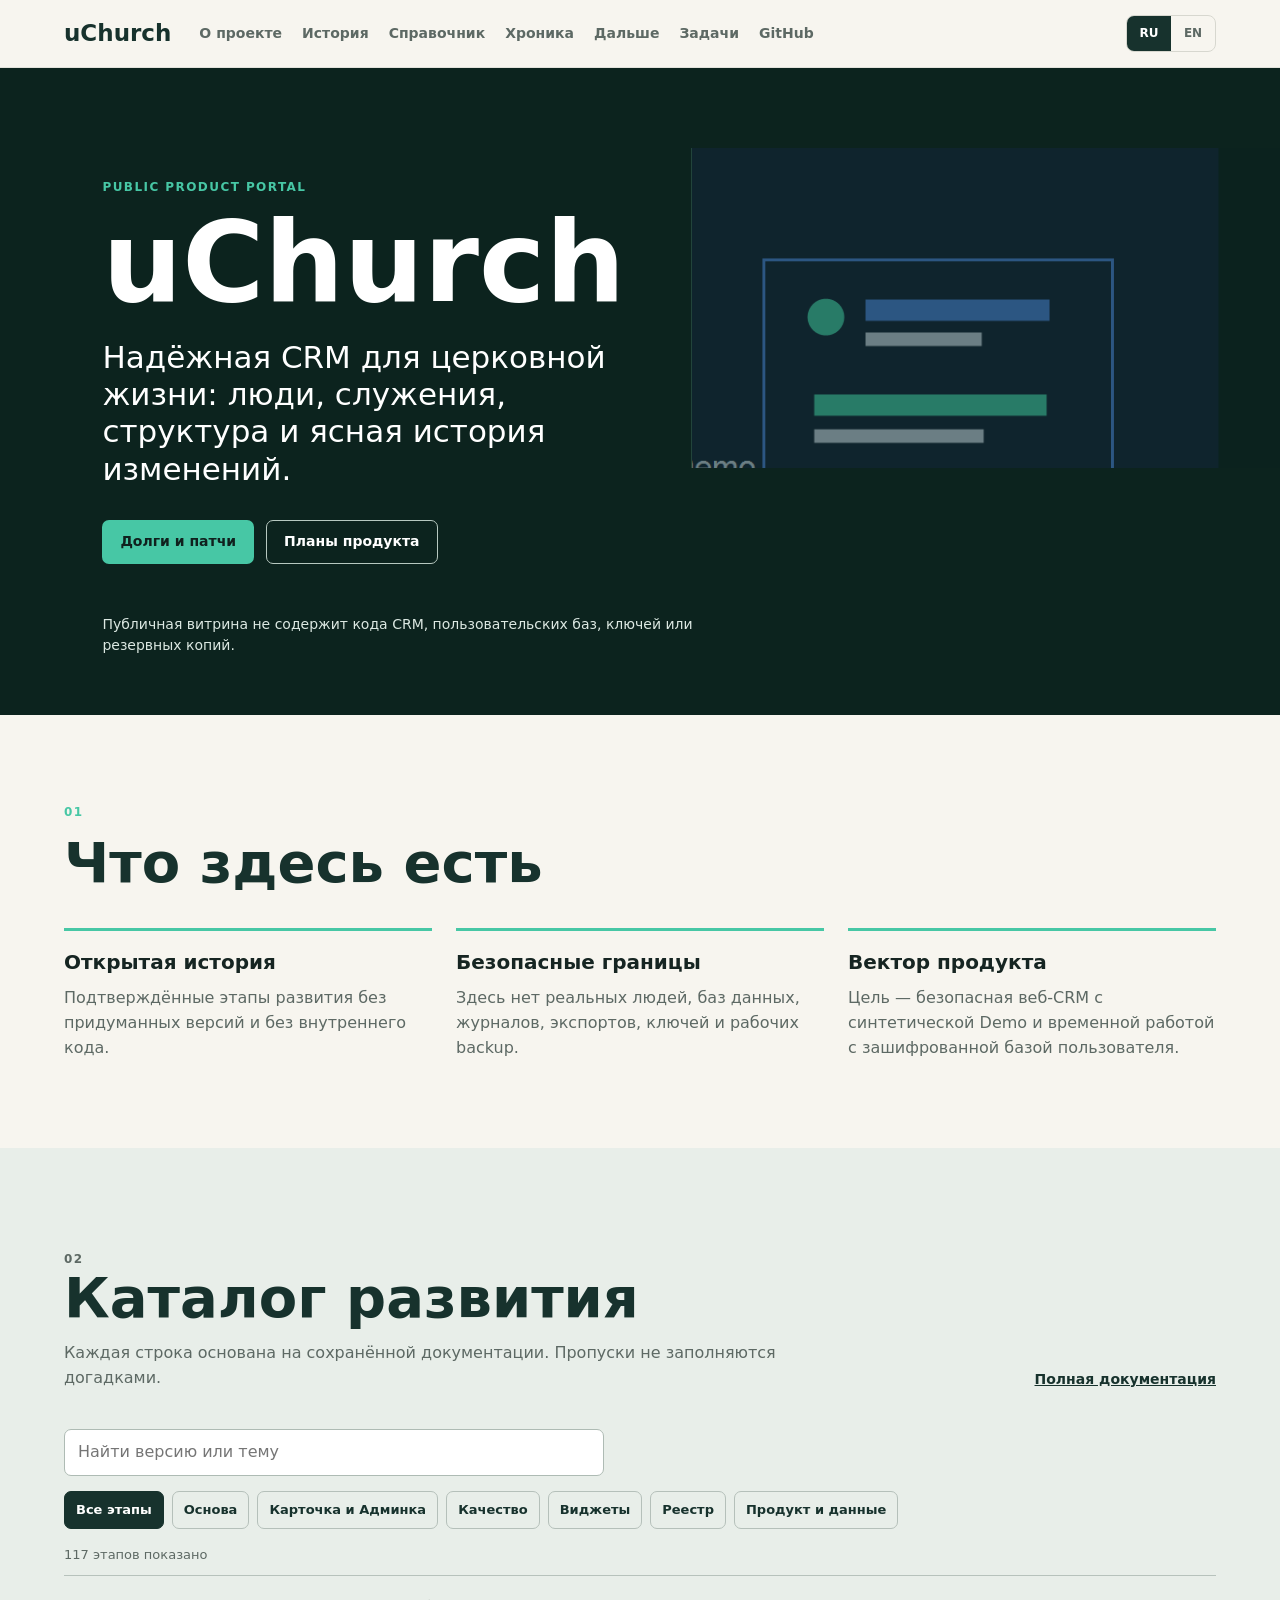
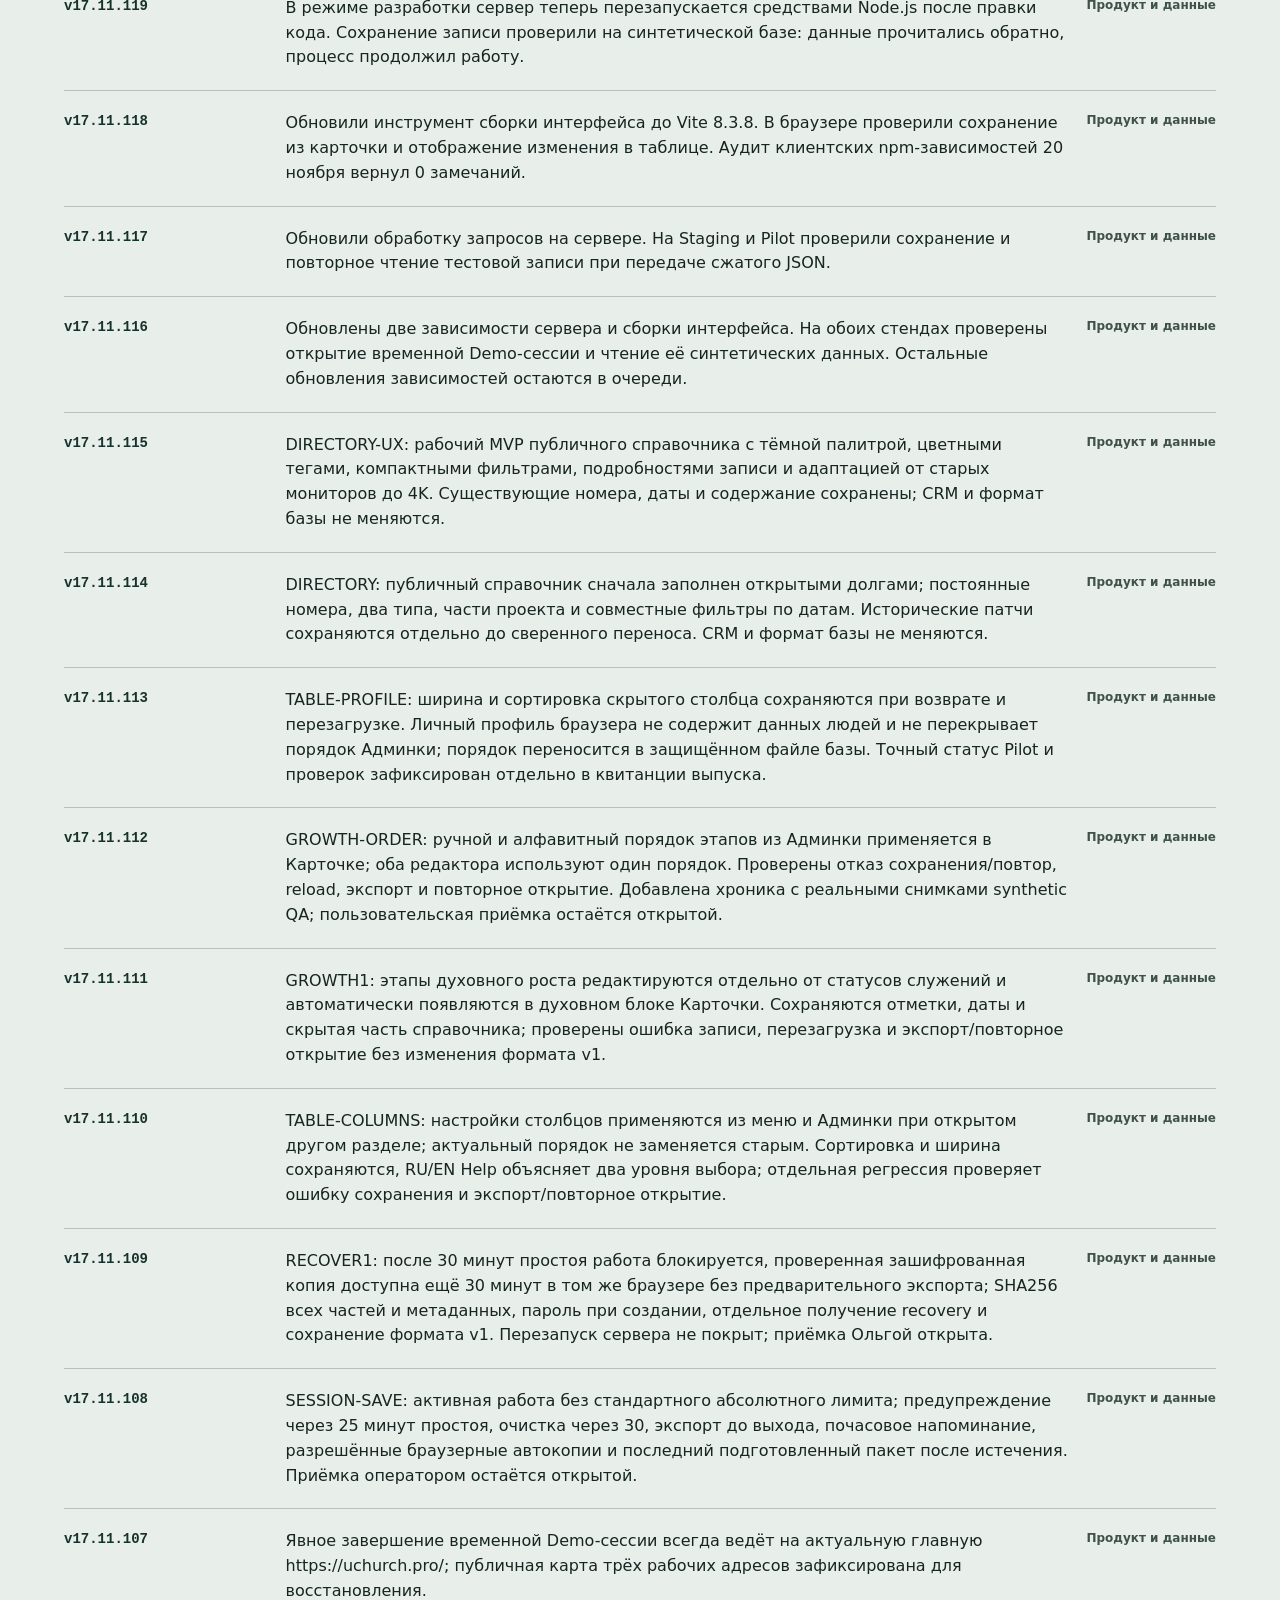
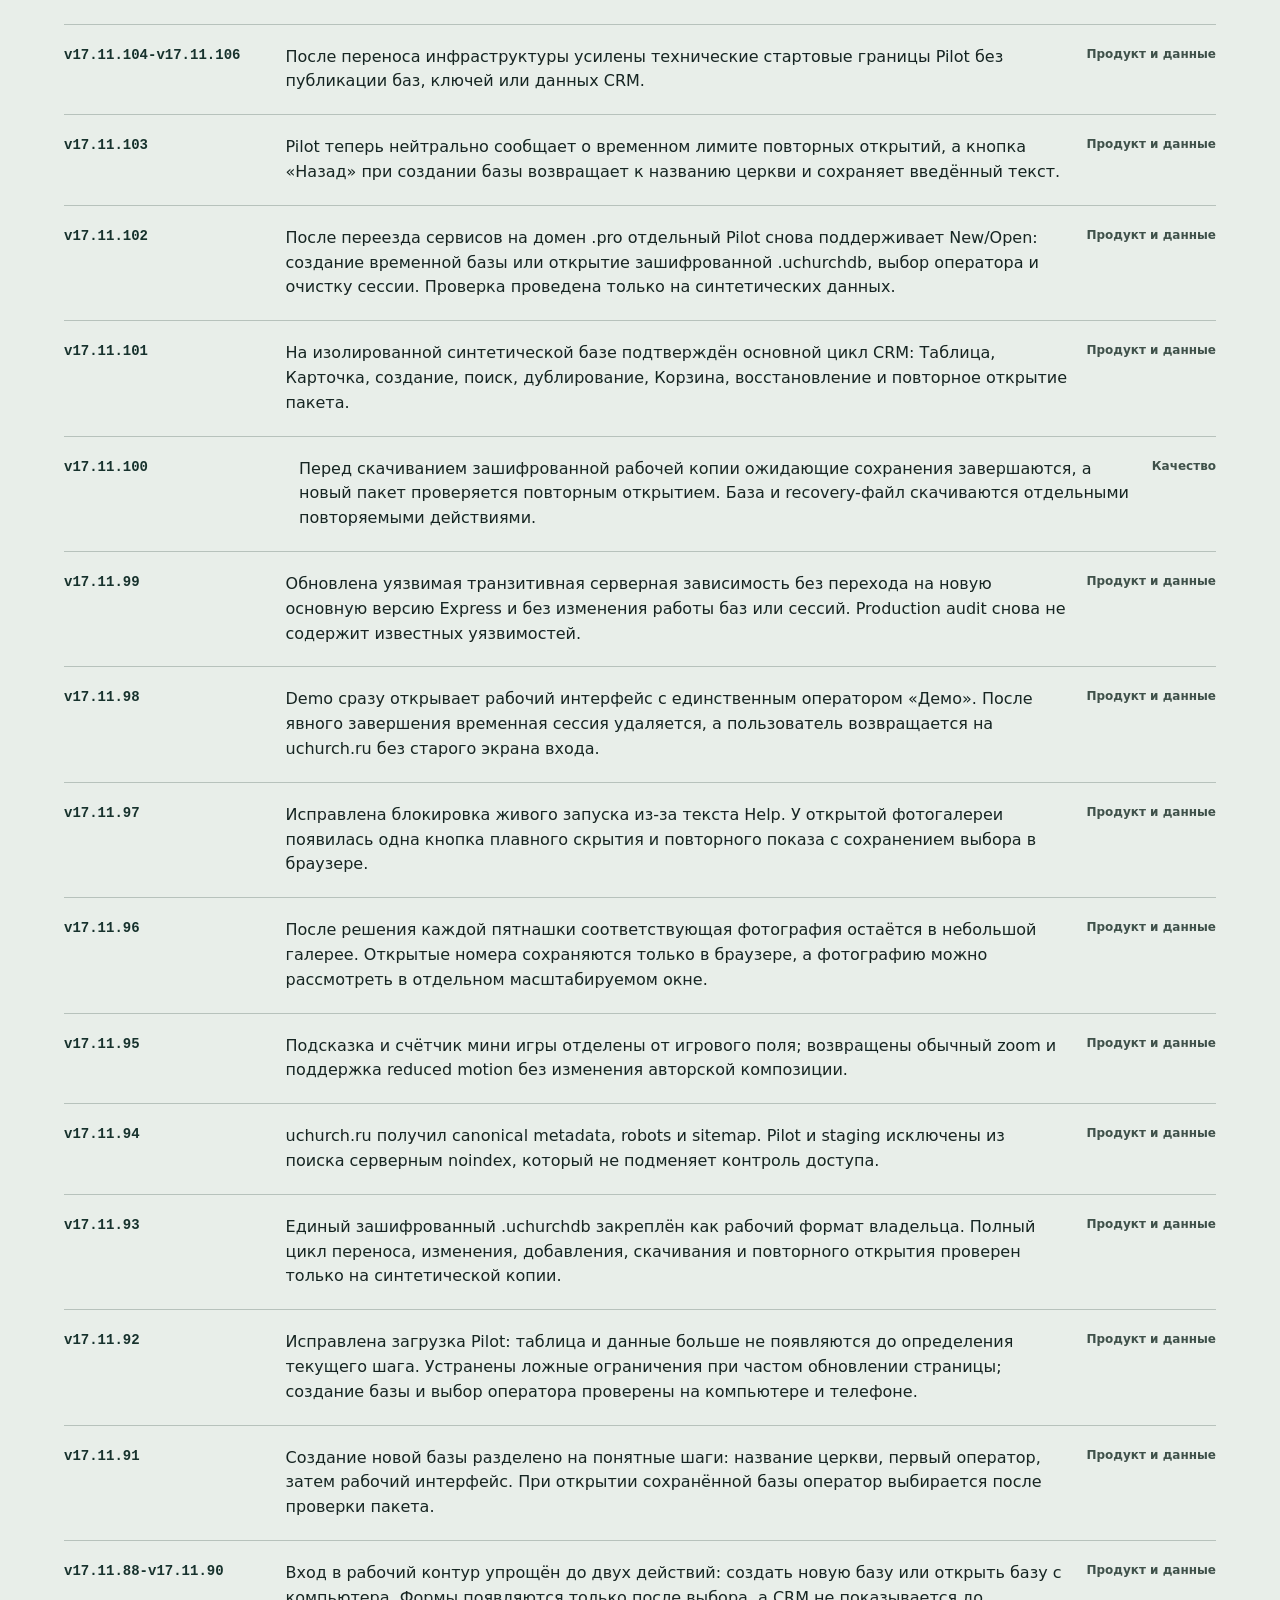
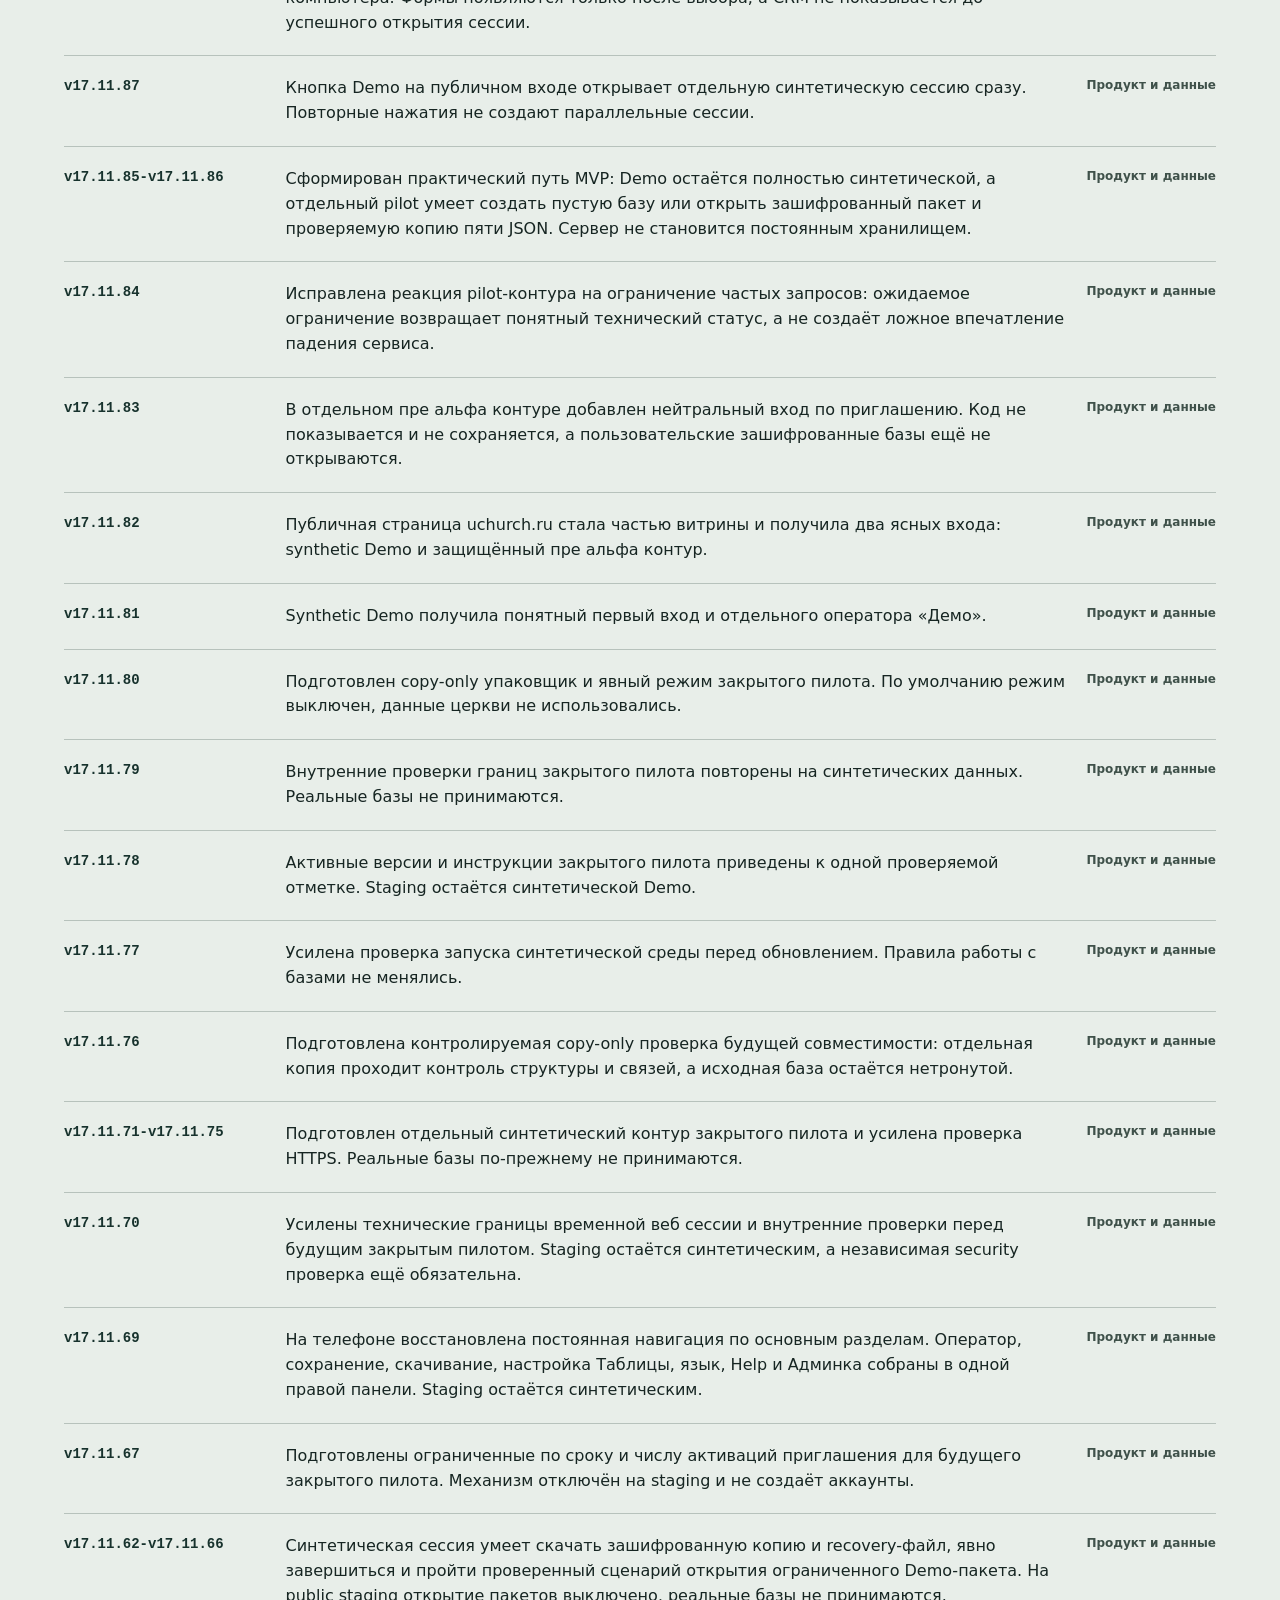
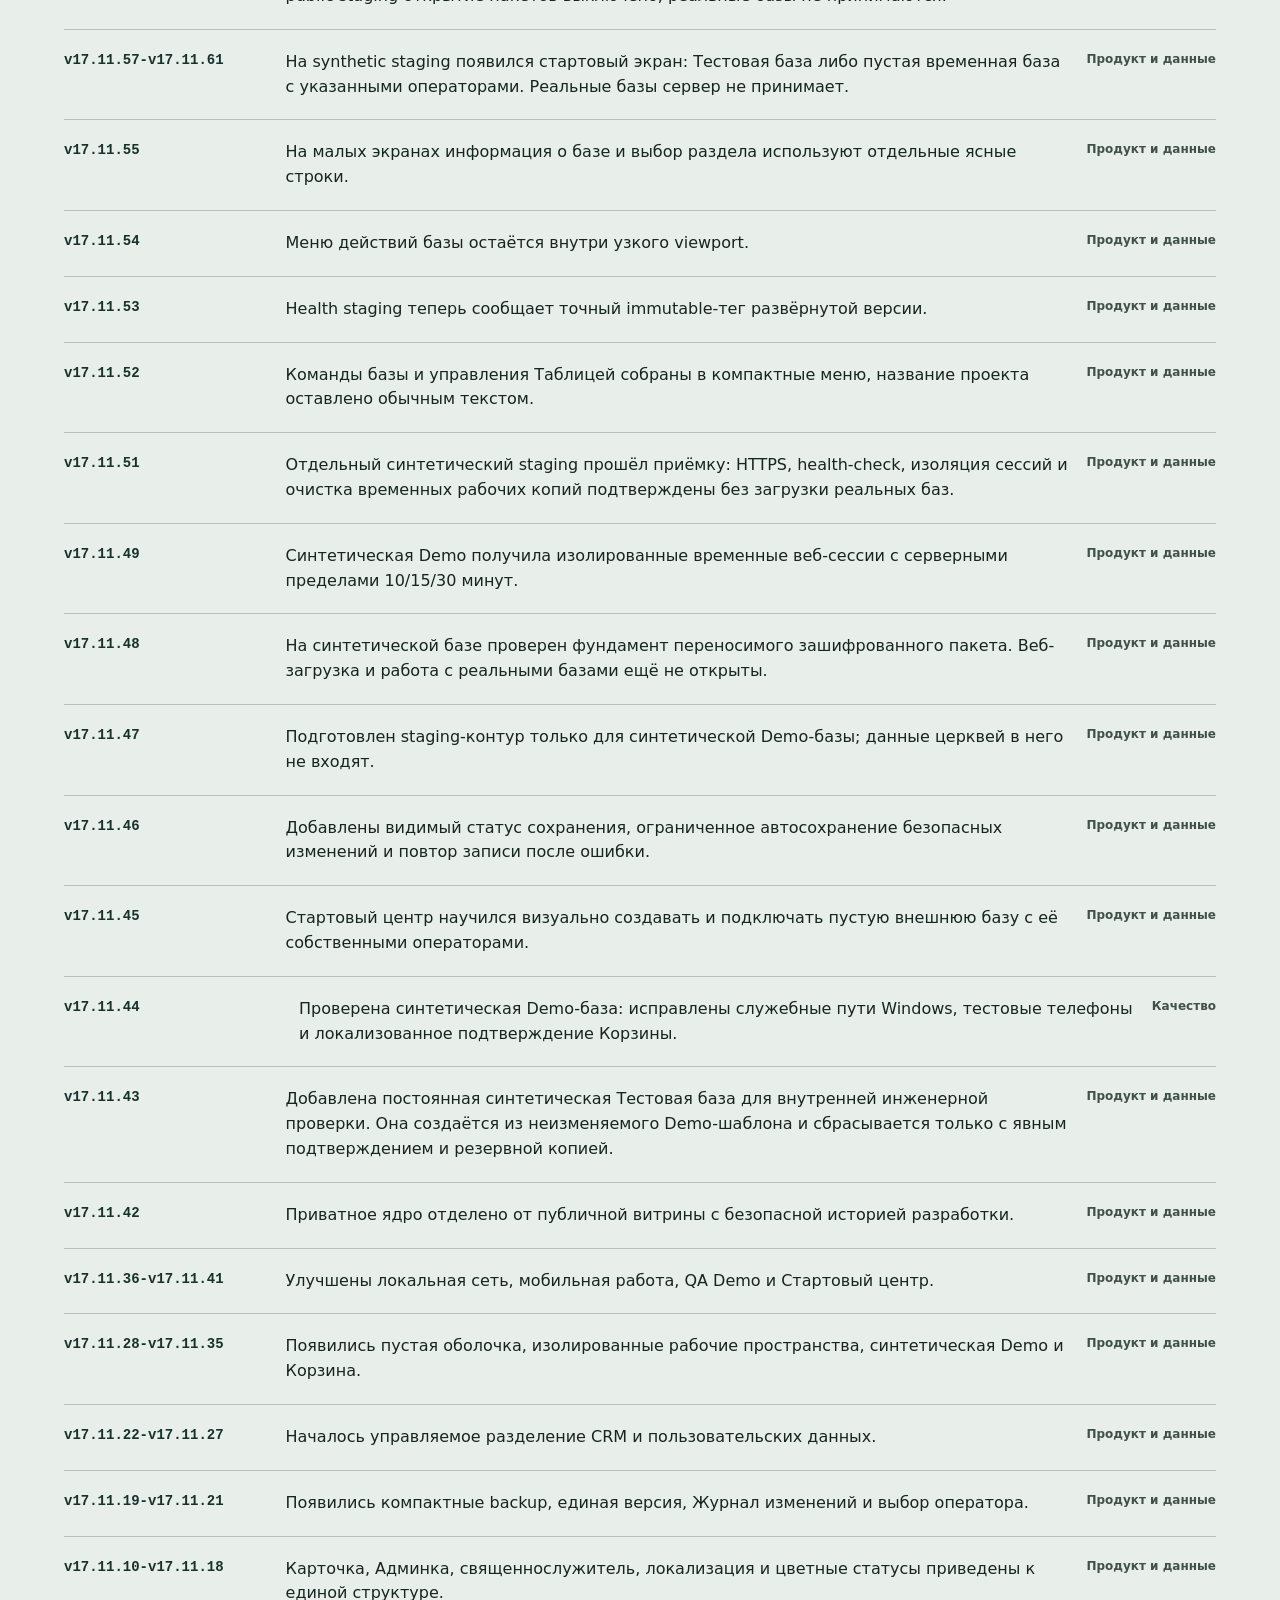
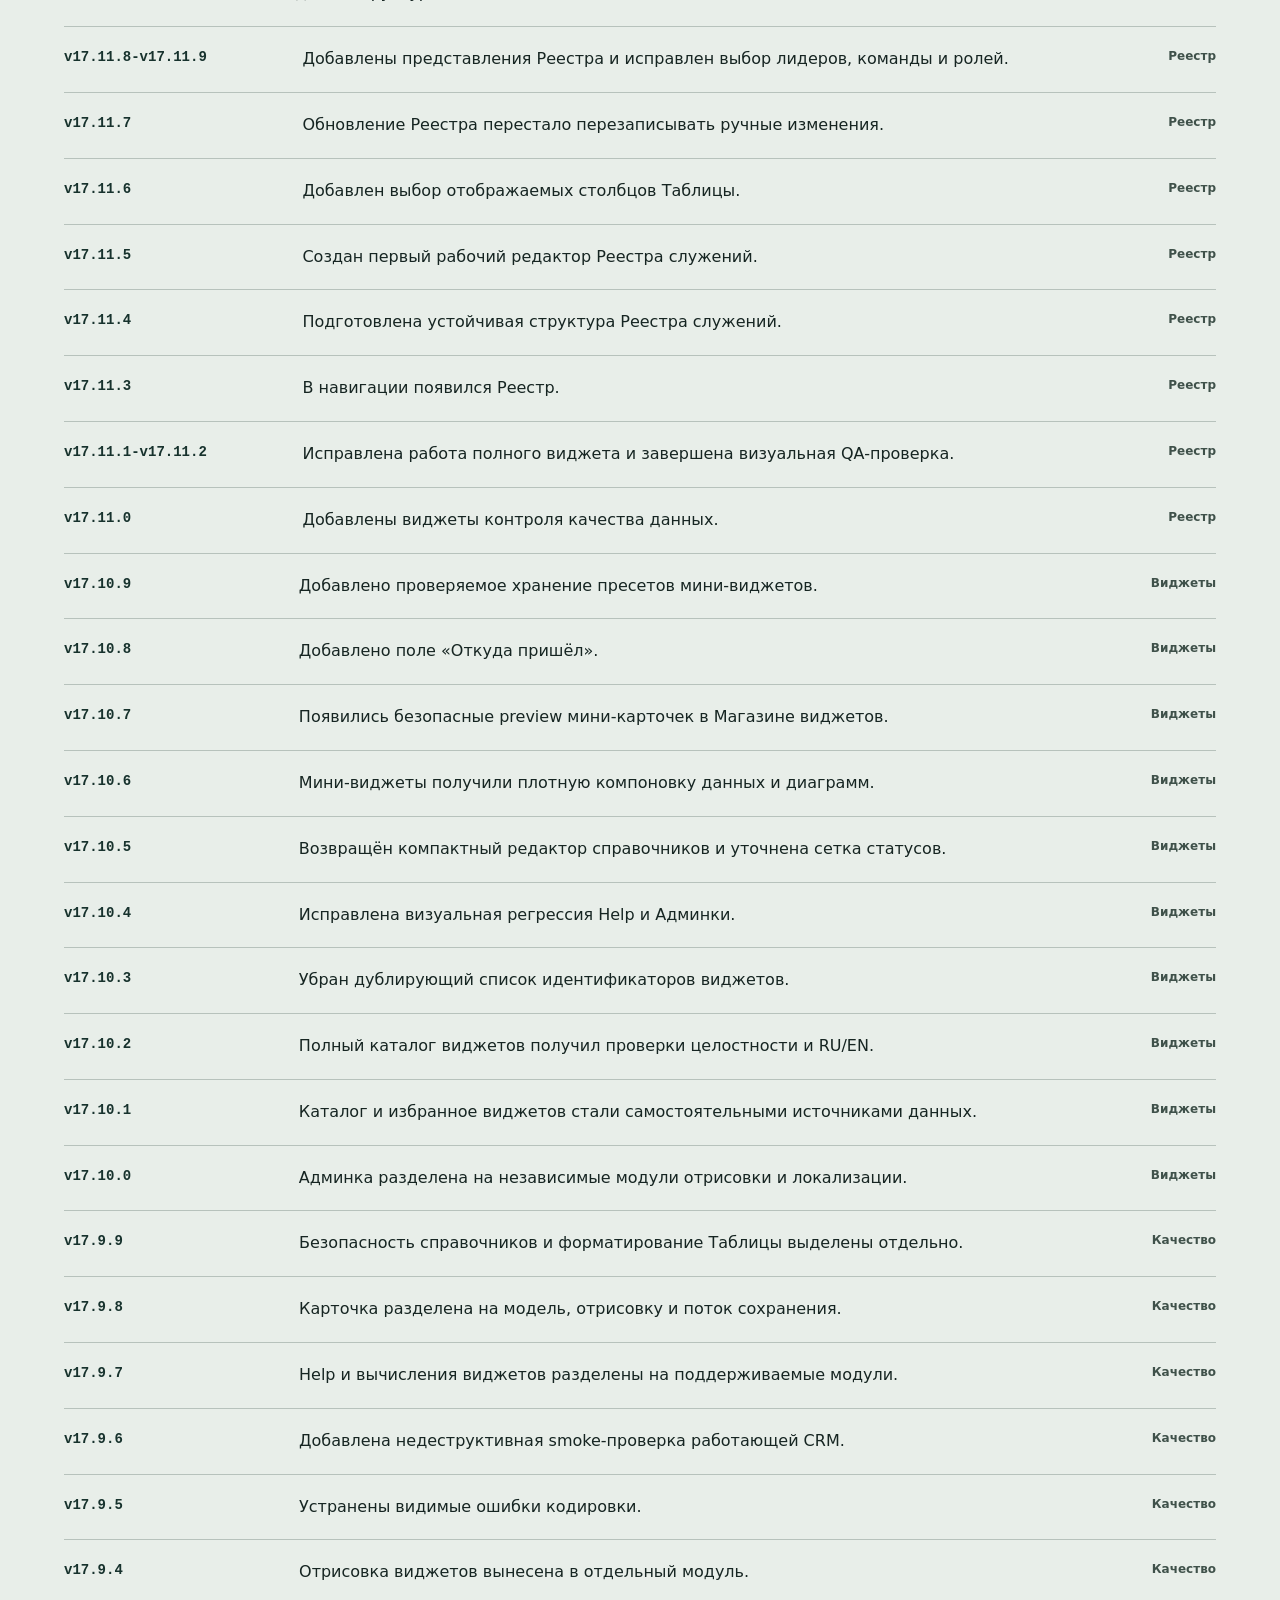
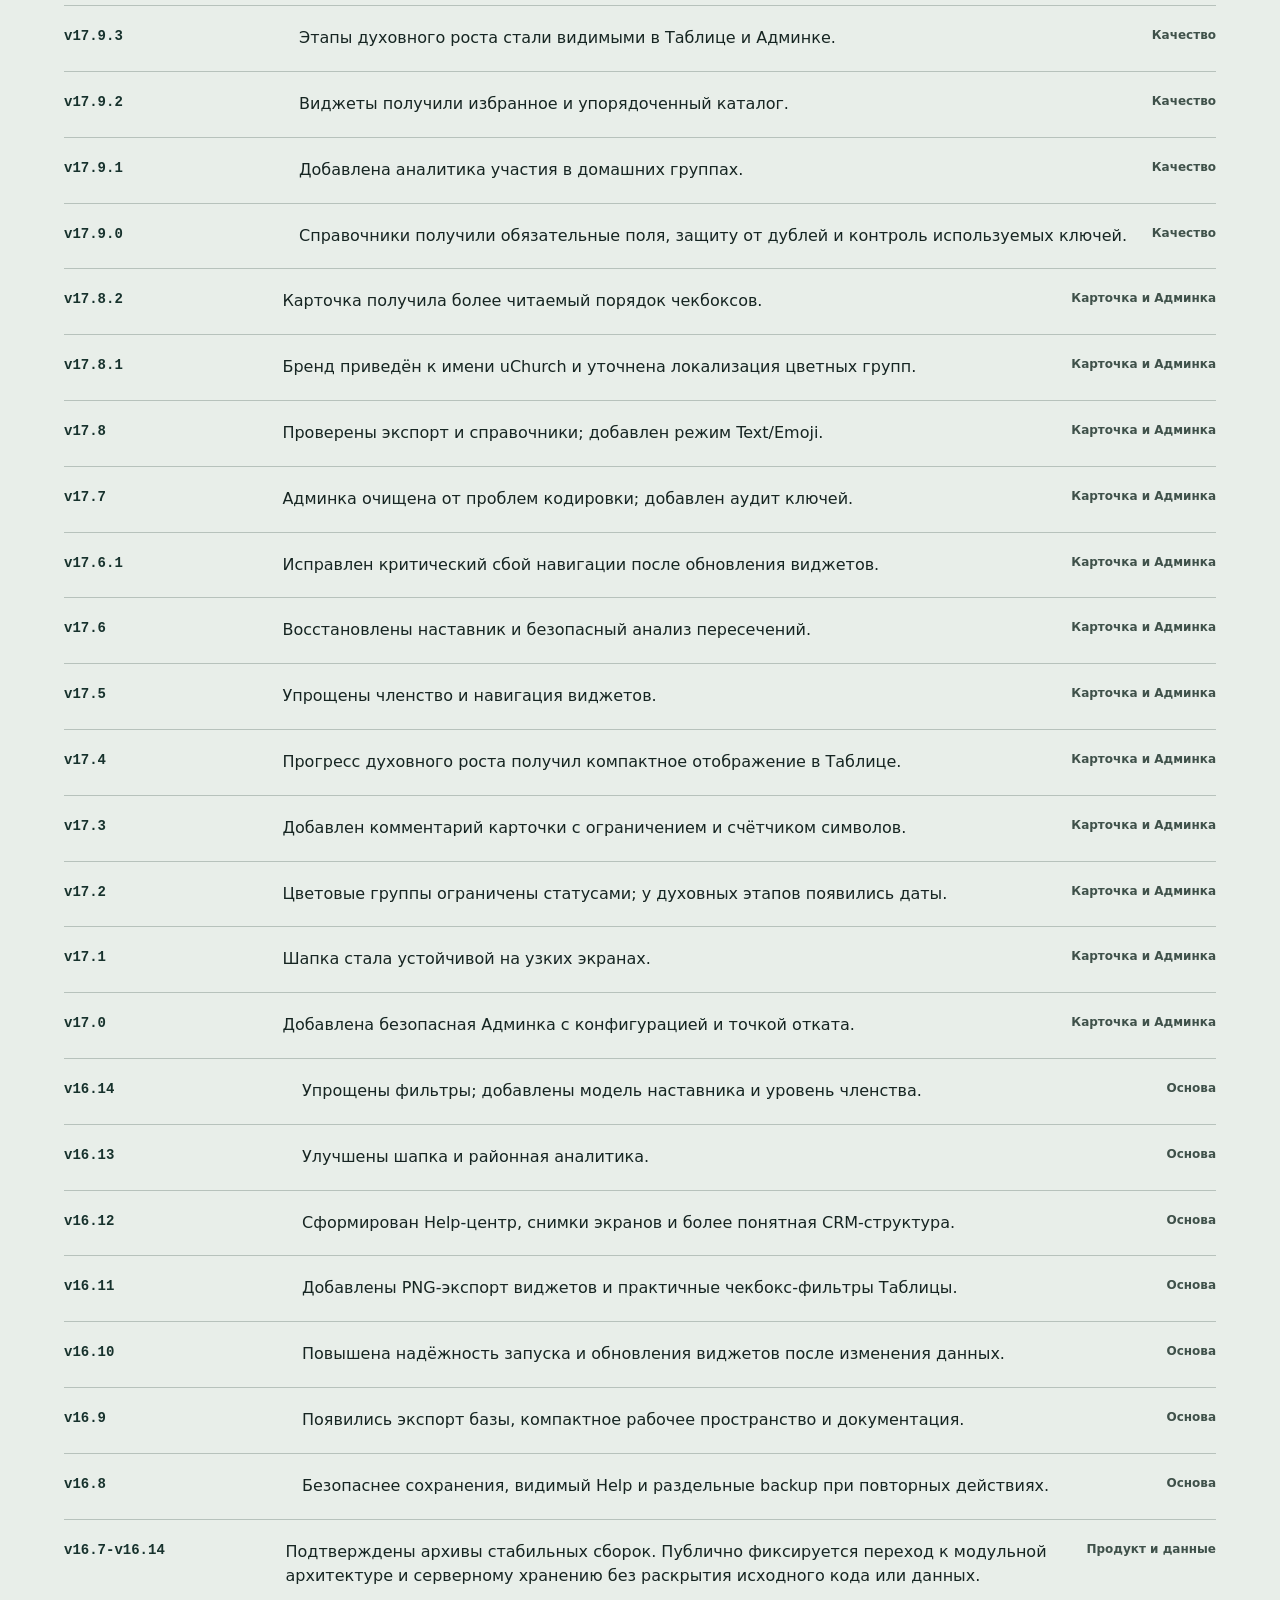
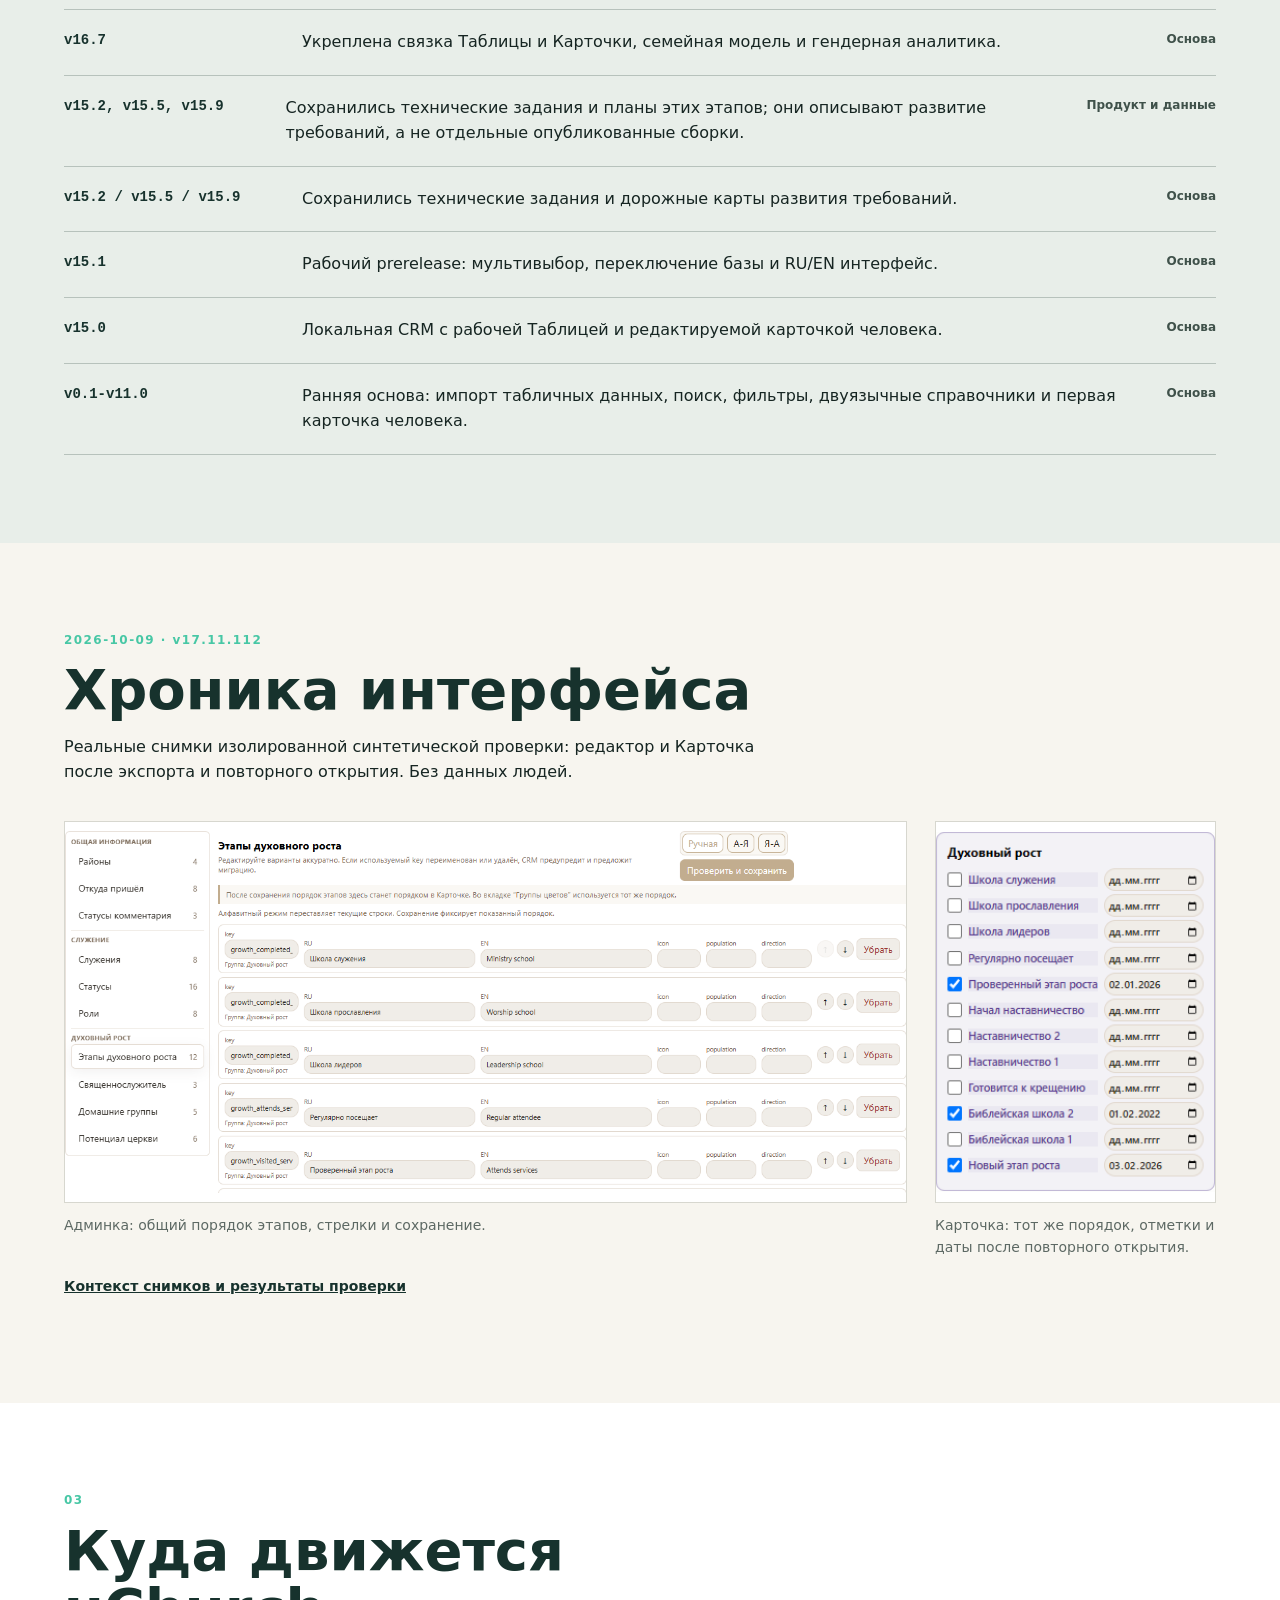
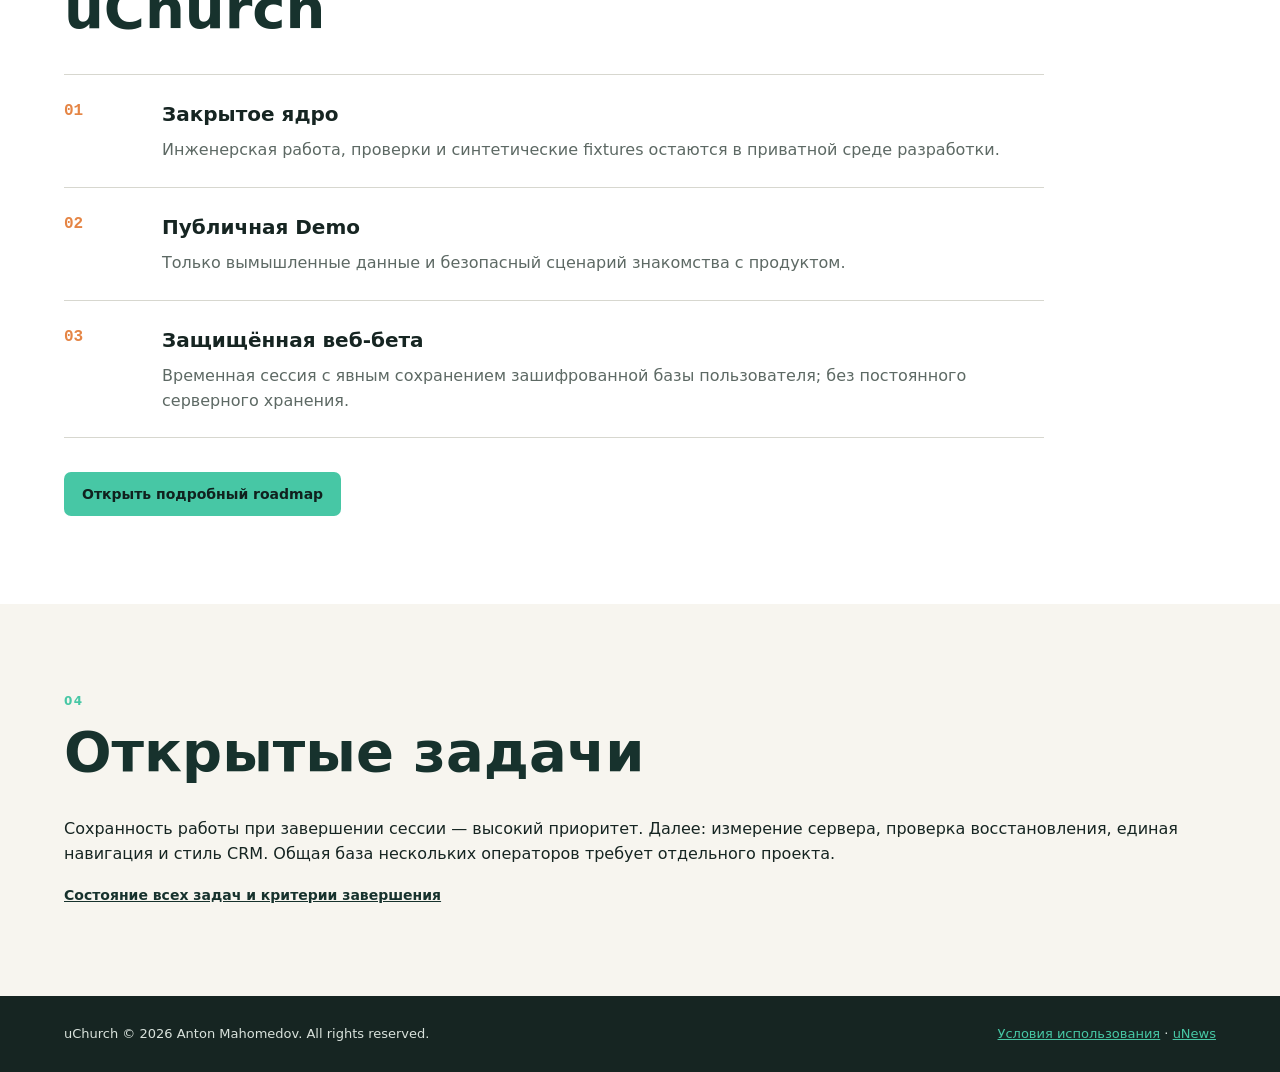
<file: index.html>
<!doctype html>
<html lang="ru">
  <head>
    <meta charset="utf-8">
    <meta name="viewport" content="width=device-width, initial-scale=1">
    <meta name="description" content="uChurch: публичная витрина, история развития и дорожная карта безопасной CRM для церквей.">
    <meta name="theme-color" content="#17322d">
    <meta property="og:title" content="uChurch - public product portal">
    <meta property="og:description" content="Public product portal and verified development history for uChurch.">
    <meta property="og:image" content="https://sunpole.github.io/uChurch-public/news/2026-08-11-uchurch-public-portal.png">
    <meta property="og:url" content="https://sunpole.github.io/uChurch-public/">
    <meta name="twitter:card" content="summary_large_image">
    <title>uChurch — public product portal</title>
    <link rel="icon" href="assets/favicon.svg" type="image/svg+xml">
    <link rel="stylesheet" href="assets/site.css">
  </head>
  <body>
    <header class="site-header">
      <a class="brand" href="#top" aria-label="uChurch">uChurch</a>
      <nav aria-label="Основная навигация">
        <a href="#about" data-copy data-copy-ru="О проекте" data-copy-en="About">О проекте</a>
        <a href="#history" data-copy data-copy-ru="История" data-copy-en="History">История</a>
        <a href="catalog.html" data-copy data-copy-ru="Справочник" data-copy-en="Directory">Справочник</a>
        <a href="#chronicle" data-copy data-copy-ru="Хроника" data-copy-en="Chronicle">Хроника</a>
        <a href="#roadmap" data-copy data-copy-ru="Дальше" data-copy-en="Next">Дальше</a>
        <a href="#debt" data-copy data-copy-ru="Задачи" data-copy-en="Tasks">Задачи</a>
        <a href="https://github.com/sunpole/uChurch-public" rel="noopener">GitHub</a>
      </nav>
      <div class="language-switch" aria-label="Language"><button type="button" data-language="ru">RU</button><button type="button" data-language="en">EN</button></div>
    </header>
    <main id="top">
      <section class="hero" aria-labelledby="hero-title">
        <div class="hero-art" aria-hidden="true"><img src="news/2026-08-11-uchurch-public-portal.png" alt=""></div>
        <div class="hero-content">
          <p class="eyebrow">PUBLIC PRODUCT PORTAL</p>
          <h1 id="hero-title">uChurch</h1>
          <p class="hero-lead" data-copy data-copy-ru="Надёжная CRM для церковной жизни: люди, служения, структура и ясная история изменений." data-copy-en="A dependable CRM for church life: people, ministries, structure and a clear change history.">Надёжная CRM для церковной жизни: люди, служения, структура и ясная история изменений.</p>
          <div class="hero-actions"><a class="button button-primary" href="catalog.html" data-copy data-copy-ru="Долги и патчи" data-copy-en="Debts and patches">Долги и патчи</a><a class="button button-secondary" href="docs/roadmap.ru.md" data-copy data-copy-ru="Планы продукта" data-copy-en="Product plan">Планы продукта</a></div>
        </div>
        <p class="hero-note" data-copy data-copy-ru="Публичная витрина не содержит кода CRM, пользовательских баз, ключей или резервных копий." data-copy-en="The public storefront contains no CRM core, User Data, keys or backups.">Публичная витрина не содержит кода CRM, пользовательских баз, ключей или резервных копий.</p>
      </section>
      <section id="about" class="band about-band">
        <div class="section-heading"><p class="eyebrow">01</p><h2 data-copy data-copy-ru="Что здесь есть" data-copy-en="What is here">Что здесь есть</h2></div>
        <div class="three-columns">
          <article><h3 data-copy data-copy-ru="Открытая история" data-copy-en="Open history">Открытая история</h3><p data-copy data-copy-ru="Подтверждённые этапы развития без придуманных версий и без внутреннего кода." data-copy-en="Confirmed development stages without invented versions or internal source code.">Подтверждённые этапы развития без придуманных версий и без внутреннего кода.</p></article>
          <article><h3 data-copy data-copy-ru="Безопасные границы" data-copy-en="Safe boundary">Безопасные границы</h3><p data-copy data-copy-ru="Здесь нет реальных людей, баз данных, журналов, экспортов, ключей и рабочих backup." data-copy-en="No real people, databases, journals, exports, keys or working backups are published here.">Здесь нет реальных людей, баз данных, журналов, экспортов, ключей и рабочих backup.</p></article>
          <article><h3 data-copy data-copy-ru="Вектор продукта" data-copy-en="Product direction">Вектор продукта</h3><p data-copy data-copy-ru="Цель — безопасная веб-CRM с синтетической Demo и временной работой с зашифрованной базой пользователя." data-copy-en="The goal is a safe web CRM with a synthetic Demo and temporary work with an encrypted user database.">Цель — безопасная веб-CRM с синтетической Demo и временной работой с зашифрованной базой пользователя.</p></article>
        </div>
      </section>
      <section id="history" class="band catalog-band" aria-labelledby="catalog-title">
        <div class="catalog-heading"><div><p class="eyebrow">02</p><h2 id="catalog-title" data-copy data-copy-ru="Каталог развития" data-copy-en="Development catalog">Каталог развития</h2><p data-copy data-copy-ru="Каждая строка основана на сохранённой документации. Пропуски не заполняются догадками." data-copy-en="Every row is based on preserved documentation. Numbering gaps are not filled with guesses.">Каждая строка основана на сохранённой документации. Пропуски не заполняются догадками.</p></div><a class="text-link" href="docs/patch-history.ru.md" data-copy data-copy-ru="Полная документация" data-copy-en="Full documentation">Полная документация</a></div>
        <div class="catalog-controls"><label class="search"><span class="sr-only">Search</span><input data-search type="search" placeholder="Найти версию или тему" autocomplete="off"></label><div class="filters" aria-label="Фильтр этапов"><button type="button" data-filter="all">Все этапы</button><button type="button" data-filter="foundation">Основа</button><button type="button" data-filter="card">Карточка и Админка</button><button type="button" data-filter="quality">Качество</button><button type="button" data-filter="widgets">Виджеты</button><button type="button" data-filter="registry">Реестр</button><button type="button" data-filter="product">Продукт и данные</button></div></div>
        <p class="catalog-count" data-catalog-count></p><div class="release-list" data-catalog></div>
      </section>
      <section id="chronicle" class="band chronicle-band" aria-labelledby="chronicle-title">
        <div class="section-heading"><p class="eyebrow">2026-10-09 · v17.11.112</p><h2 id="chronicle-title" data-copy data-copy-ru="Хроника интерфейса" data-copy-en="Interface chronicle">Хроника интерфейса</h2><p data-copy data-copy-ru="Реальные снимки изолированной синтетической проверки: редактор и Карточка после экспорта и повторного открытия. Без данных людей." data-copy-en="Real screenshots from isolated synthetic QA: editor and Card after export and reopen. No people data.">Реальные снимки изолированной синтетической проверки: редактор и Карточка после экспорта и повторного открытия. Без данных людей.</p></div>
        <div class="chronicle-grid">
          <figure><a href="assets/chronicle/2026-10-09-v17.11.112-admin.png"><img src="assets/chronicle/2026-10-09-v17.11.112-admin.png" alt="Админка: редактор этапов духовного роста" loading="lazy" width="1276" height="550"></a><figcaption data-copy data-copy-ru="Админка: общий порядок этапов, стрелки и сохранение." data-copy-en="Admin: shared stage order, move controls and save.">Админка: общий порядок этапов, стрелки и сохранение.</figcaption></figure>
          <figure><a href="assets/chronicle/2026-10-09-v17.11.112-card.png"><img src="assets/chronicle/2026-10-09-v17.11.112-card.png" alt="Духовный блок Карточки с тем же порядком этапов" loading="lazy" width="269" height="348"></a><figcaption data-copy data-copy-ru="Карточка: тот же порядок, отметки и даты после повторного открытия." data-copy-en="Card: matching order, checked stages and dates after reopening.">Карточка: тот же порядок, отметки и даты после повторного открытия.</figcaption></figure>
        </div>
        <p><a class="text-link" href="docs/chronicle-2026-10-09.md" data-copy data-copy-ru="Контекст снимков и результаты проверки" data-copy-en="Screenshot context and verification results">Контекст снимков и результаты проверки</a></p>
      </section>
      <section id="roadmap" class="band roadmap-band">
        <div class="section-heading"><p class="eyebrow">03</p><h2 data-copy data-copy-ru="Куда движется uChurch" data-copy-en="Where uChurch is going">Куда движется uChurch</h2></div>
        <ol class="roadmap-list">
          <li><span>01</span><div><h3 data-copy data-copy-ru="Закрытое ядро" data-copy-en="Private core">Закрытое ядро</h3><p data-copy data-copy-ru="Инженерская работа, проверки и синтетические fixtures остаются в приватной среде разработки." data-copy-en="Engineering work, checks and synthetic fixtures remain in the private development environment.">Инженерская работа, проверки и синтетические fixtures остаются в приватной среде разработки.</p></div></li>
          <li><span>02</span><div><h3 data-copy data-copy-ru="Публичная Demo" data-copy-en="Public Demo">Публичная Demo</h3><p data-copy data-copy-ru="Только вымышленные данные и безопасный сценарий знакомства с продуктом." data-copy-en="Only fictional data and a safe product-introduction flow.">Только вымышленные данные и безопасный сценарий знакомства с продуктом.</p></div></li>
          <li><span>03</span><div><h3 data-copy data-copy-ru="Защищённая веб-бета" data-copy-en="Protected web beta">Защищённая веб-бета</h3><p data-copy data-copy-ru="Временная сессия с явным сохранением зашифрованной базы пользователя; без постоянного серверного хранения." data-copy-en="Temporary session with explicit encrypted user-database saving; no permanent server storage.">Временная сессия с явным сохранением зашифрованной базы пользователя; без постоянного серверного хранения.</p></div></li>
        </ol>
        <a class="button button-primary" href="docs/roadmap.ru.md" data-copy data-copy-ru="Открыть подробный roadmap" data-copy-en="Open detailed roadmap">Открыть подробный roadmap</a>
      </section>
      <section id="debt" class="band">
        <div class="section-heading"><p class="eyebrow">04</p><h2 data-copy data-copy-ru="Открытые задачи" data-copy-en="Open tasks">Открытые задачи</h2></div>
        <p data-copy data-copy-ru="Сохранность работы при завершении сессии — высокий приоритет. Далее: измерение сервера, проверка восстановления, единая навигация и стиль CRM. Общая база нескольких операторов требует отдельного проекта." data-copy-en="Preserving work when a session ends is high priority. Next: server measurements, recovery rehearsal, consistent navigation and CRM styling. A shared database for several operators requires a separate design.">Сохранность работы при завершении сессии — высокий приоритет. Далее: измерение сервера, проверка восстановления, единая навигация и стиль CRM. Общая база нескольких операторов требует отдельного проекта.</p>
        <a class="text-link" href="docs/development-debt.ru.md" data-copy data-copy-ru="Состояние всех задач и критерии завершения" data-copy-en="Task status and acceptance criteria">Состояние всех задач и критерии завершения</a>
      </section>
    </main>
    <footer class="site-footer"><p>uChurch © 2026 Anton Mahomedov. All rights reserved.</p><p><a href="LICENSE.md" data-copy data-copy-ru="Условия использования" data-copy-en="Terms of use">Условия использования</a> <span aria-hidden="true">·</span> <a href="https://t.me/uNewsLog">uNews</a></p></footer>
    <script src="assets/catalog.js?v=v17.11.119"></script><script src="assets/site.js"></script>
  </body>
</html>
</file>
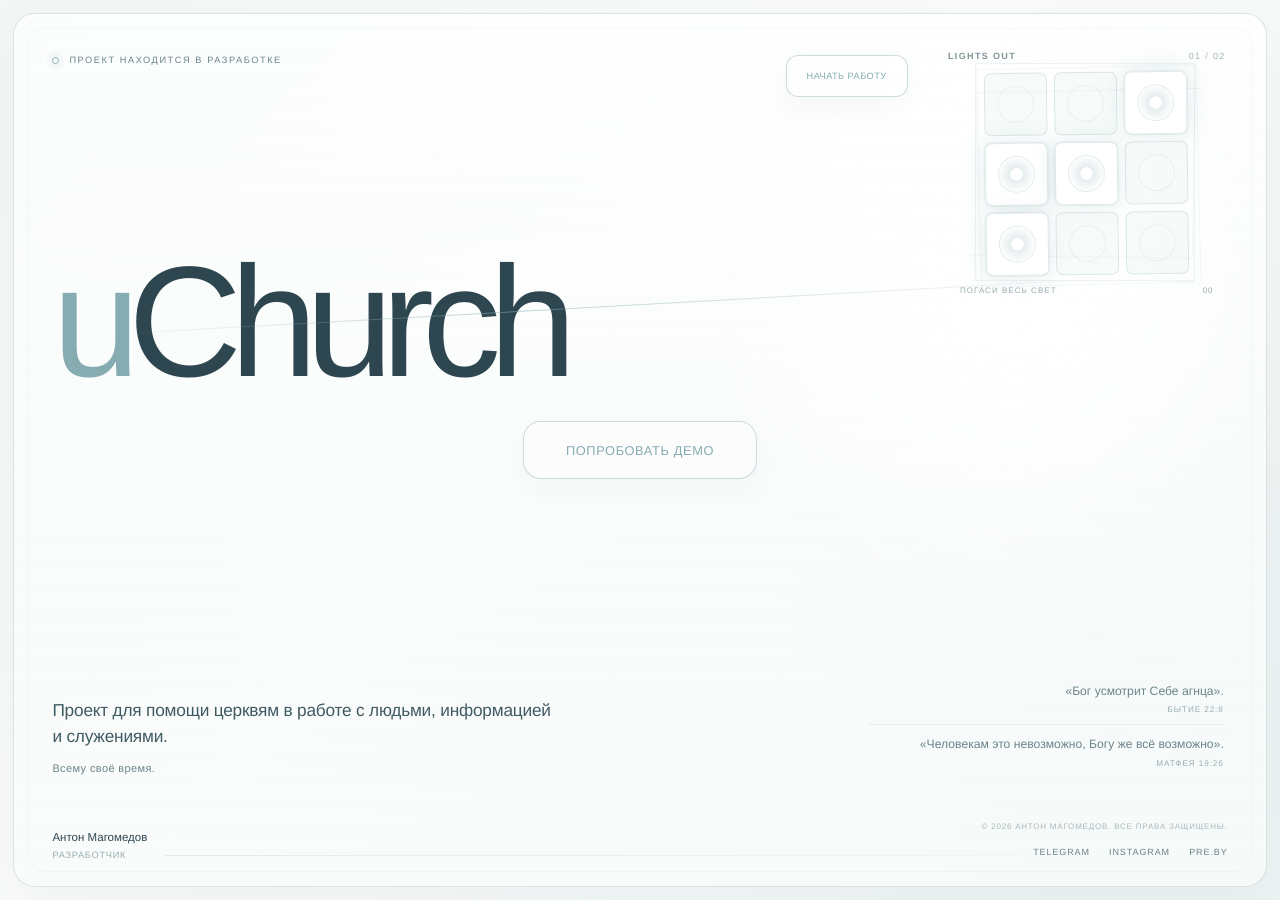
<file: landing/uchurch.pro/index.html>
<!doctype html>
<html lang="ru">
<head>
  <meta charset="utf-8">
  <meta name="viewport" content="width=device-width, initial-scale=1, viewport-fit=cover">
  <meta name="description" content="uChurch помогает церквям работать с людьми, информацией и служениями. Проект развивается и готовит первые рабочие сценарии.">
  <link rel="canonical" href="https://uchurch.pro/">
  <meta property="og:type" content="website">
  <meta property="og:locale" content="ru_RU">
  <meta property="og:site_name" content="uChurch">
  <meta property="og:title" content="uChurch">
  <meta property="og:description" content="Проект для помощи церквям в работе с людьми, информацией и служениями.">
  <meta property="og:url" content="https://uchurch.pro/">
  <meta name="theme-color" content="#f5f9f8">
  <meta name="color-scheme" content="light">
  <link rel="icon" href="data:,">
  <title>uChurch | Проект для работы церкви с людьми и служениями</title>
  <style>
    :root {
      --paper: #f7fbfa;
      --mist: #edf5f4;
      --line: #d7e4e4;
      --line2: #b7ced2;
      --accent: #86abb1;
      --ink: #2e4650;
      --muted: #6c838a;
      --soft: #98acb0;
      --white: rgba(255,255,255,.8);
      --panel: rgba(255,255,255,.28);
    }

    * {
      box-sizing: border-box;
      -webkit-user-select: none;
      user-select: none;
      -webkit-touch-callout: none;
      -webkit-tap-highlight-color: transparent;
    }

    html, body {
      width: 100%;
      height: 100%;
      margin: 0;
      overflow: hidden;
      overscroll-behavior: none;
    }

    body {
      font-family: "Segoe UI", "Helvetica Neue", Arial, sans-serif;
      color: var(--ink);
      background:
        radial-gradient(circle at 78% 27%, rgba(255,255,255,.96), rgba(255,255,255,0) 23%),
        radial-gradient(circle at 85% 67%, rgba(134,171,177,.06), rgba(134,171,177,0) 32%),
        linear-gradient(135deg, #f3f8f7 0%, #fbfcfb 46%, #eef5f4 100%);
      text-rendering: geometricPrecision;
    }

    a {
      color: inherit;
      text-decoration: none;
      outline: none;
    }

    .frame {
      position: relative;
      width: calc(100vw - 26px);
      height: calc(100dvh - 26px);
      margin: 13px;
      overflow: hidden;
      border: 1px solid rgba(46,70,80,.14);
      border-radius: 22px;
      background:
        radial-gradient(circle at 80% 34%, rgba(255,255,255,.94), rgba(255,255,255,0) 26%),
        linear-gradient(180deg, rgba(255,255,255,.68), rgba(247,251,250,.82));
      box-shadow:
        0 20px 70px rgba(46,70,80,.06),
        inset 0 1px 0 rgba(255,255,255,.86);
      isolation: isolate;
    }

    .frame::before {
      content: "";
      position: absolute;
      inset: 14px;
      border: 1px solid rgba(134,171,177,.07);
      border-radius: 16px;
      pointer-events: none;
    }

    .grain {
      position: absolute;
      inset: 0;
      z-index: -1;
      opacity: .48;
      background-image:
        radial-gradient(circle at 15% 18%, rgba(46,70,80,.025) 0 1px, transparent 1px),
        radial-gradient(circle at 73% 62%, rgba(46,70,80,.022) 0 1px, transparent 1px),
        radial-gradient(circle at 44% 84%, rgba(46,70,80,.017) 0 1px, transparent 1px);
      background-size: 211px 211px, 257px 257px, 173px 173px;
    }

    .status {
      position: absolute;
      left: clamp(24px, 3vw, 46px);
      top: clamp(24px, 3.2vw, 42px);
      display: inline-flex;
      align-items: center;
      gap: 10px;
      font-size: clamp(9px, .72vw, 11px);
      line-height: 1.2;
      letter-spacing: .17em;
      text-transform: uppercase;
      color: var(--muted);
      z-index: 5;
    }

    .status::before {
      content: "";
      width: 5px;
      height: 5px;
      border: 1px solid var(--accent);
      border-radius: 50%;
      box-shadow: 0 0 0 5px rgba(134,171,177,.065);
    }

    .brand-wrap {
      position: absolute;
      left: clamp(24px, 3vw, 46px);
      top: 28%;
      z-index: 2;
      pointer-events: none;
    }

    .brand {
      margin: 0;
      font-size: clamp(76px, 12.3vw, 188px);
      line-height: .82;
      font-weight: 250;
      letter-spacing: -.075em;
      color: var(--ink);
      white-space: nowrap;
    }

    .brand .u {
      color: var(--accent);
    }

    .brand::after {
      content: "";
      position: absolute;
      left: 14%;
      width: min(74vw, 980px);
      top: 58%;
      height: 1px;
      background: linear-gradient(90deg, rgba(134,171,177,.06), rgba(134,171,177,.52) 40%, rgba(134,171,177,.08));
      transform: rotate(-3.2deg);
      transform-origin: left center;
    }

    .entry-link {
      position: absolute;
      display: inline-flex;
      align-items: center;
      justify-content: center;
      min-height: 58px;
      padding: 15px 42px;
      border: 1px solid rgba(134,171,177,.42);
      border-radius: 18px;
      background: rgba(255,255,255,.24);
      box-shadow: inset 0 1px 0 rgba(255,255,255,.72), 0 12px 30px rgba(46,70,80,.035);
      color: var(--accent);
      font-size: clamp(12px, 1vw, 16px);
      font-weight: 400;
      letter-spacing: .05em;
      text-transform: uppercase;
      transition: background .18s ease, border-color .18s ease, color .18s ease, transform .18s ease;
      z-index: 8;
    }

    .entry-link:hover,
    .entry-link:focus-visible {
      border-color: rgba(46,70,80,.48);
      background: rgba(255,255,255,.7);
      color: var(--ink);
      transform: translateY(-1px);
    }

    .entry-link:focus-visible {
      outline: 2px solid var(--accent);
      outline-offset: 4px;
    }

    .entry-demo {
      left: 50%;
      top: 50%;
      transform: translate(-50%, -50%);
    }

    .entry-demo:hover,
    .entry-demo:focus-visible {
      transform: translate(-50%, calc(-50% - 1px));
    }

    .entry-prealpha {
      right: calc(clamp(24px, 3vw, 46px) + clamp(232px, 22vw, 306px) + clamp(28px, 3vw, 56px));
      top: clamp(24px, 3.2vw, 42px);
      min-height: 42px;
      padding: 10px 20px;
      border-radius: 12px;
      font-size: clamp(9px, .72vw, 11px);
    }

    .lead {
      position: absolute;
      left: clamp(24px, 3vw, 46px);
      bottom: clamp(94px, 12vh, 128px);
      width: min(500px, 44vw);
      margin: 0;
      font-size: clamp(15px, 1.35vw, 20px);
      line-height: 1.5;
      letter-spacing: -.012em;
      color: #405a63;
      z-index: 3;
    }

    .time {
      display: block;
      margin-top: 12px;
      font-size: clamp(11px, .86vw, 13px);
      color: var(--muted);
      letter-spacing: .035em;
    }

    .game-zone {
      position: absolute;
      right: clamp(24px, 3vw, 46px);
      top: clamp(24px, 3vw, 42px);
      width: clamp(232px, 22vw, 306px);
      z-index: 6;
    }

    .game-labels {
      display: flex;
      align-items: baseline;
      justify-content: space-between;
      gap: 12px;
      margin: 0 2px 6px;
      color: var(--soft);
      font-size: 9px;
      line-height: 1;
      letter-spacing: .15em;
      text-transform: uppercase;
      opacity: .86;
    }

    .game-labels strong {
      font-weight: 600;
      color: var(--muted);
    }

    .game-card {
      position: relative;
      aspect-ratio: 1.22 / 1;
      display: grid;
      grid-template-rows: minmax(0, 1fr) 18px;
      overflow: visible;
      border: 0;
      border-radius: 0;
      background: transparent;
      box-shadow: none;
      backdrop-filter: none;
    }

    .game-card::before {
      content: "";
      position: absolute;
      inset: 10% 9% calc(14% + 18px) 11%;
      border-top: 1px solid rgba(134,171,177,.12);
      border-left: 1px solid rgba(134,171,177,.09);
      transform: rotate(-1.2deg);
      pointer-events: none;
      z-index: 1;
    }

    .game-card::after {
      content: "";
      position: absolute;
      inset: 13% 12% calc(10% + 18px) 8%;
      border-right: 1px solid rgba(134,171,177,.08);
      border-bottom: 1px solid rgba(134,171,177,.11);
      transform: rotate(.9deg);
      pointer-events: none;
      z-index: 1;
    }

    .game-view {
      position: absolute;
      inset: 0 0 18px;
      display: grid;
      place-items: center;
      transition: opacity .35s ease, transform .35s ease;
    }

    .game-view.hidden {
      opacity: 0;
      transform: scale(.97);
      pointer-events: none;
    }

    .sketch-grid {
      position: relative;
      width: 72%;
      aspect-ratio: 1;
      display: grid;
      grid-template-columns: repeat(3, 1fr);
      gap: 7px;
      transform: rotate(-.7deg);
      z-index: 3;
    }

    .sketch-grid::before,
    .sketch-grid::after {
      content: "";
      position: absolute;
      pointer-events: none;
      border: 1px solid rgba(134,171,177,.16);
    }

    .sketch-grid::before {
      inset: -9px -7px -6px -10px;
      transform: rotate(.8deg);
    }

    .sketch-grid::after {
      inset: -5px -11px -10px -6px;
      transform: rotate(-.55deg);
      opacity: .55;
    }

    .light-cell {
      position: relative;
      border: 1px solid rgba(134,171,177,.25);
      border-radius: 7px;
      background: rgba(237,245,244,.42);
      cursor: pointer;
      transition: background .18s ease, box-shadow .18s ease, transform .18s ease;
      min-width: 0;
      min-height: 0;
    }

    .light-cell::after {
      content: "";
      position: absolute;
      inset: 20%;
      border: 1px solid rgba(134,171,177,.13);
      border-radius: 50%;
    }

    .light-cell.on {
      background: rgba(255,255,255,.86);
      box-shadow:
        0 0 0 1px rgba(134,171,177,.13),
        0 0 22px rgba(134,171,177,.23),
        inset 0 0 18px rgba(255,255,255,.88);
    }

    .light-cell.on::after {
      background: radial-gradient(circle, rgba(255,255,255,1) 0 24%, rgba(134,171,177,.22) 26%, rgba(134,171,177,0) 72%);
      border-color: rgba(134,171,177,.22);
    }

    .light-cell:active {
      transform: scale(.94);
    }

    .puzzle-board {
      position: relative;
      width: auto;
      height: 86%;
      max-width: 76%;
      aspect-ratio: 1;
      display: grid;
      grid-template-columns: repeat(3, 1fr);
      gap: 3px;
      padding: 3px;
      border: 0;
      transform: rotate(.45deg);
      background: transparent;
      z-index: 3;
    }

    .tile {
      position: relative;
      overflow: hidden;
      border: 1px solid rgba(255,255,255,.34);
      cursor: pointer;
      transition: transform .18s ease, opacity .18s ease, box-shadow .18s ease;
      background-image:
        linear-gradient(rgba(69,101,109,.18), rgba(69,101,109,.24)),
        var(--tile-fallback);
      background-size: 300% 300%, cover;
      background-position: var(--bgx) var(--bgy), center;
      filter: saturate(.48) sepia(.08) hue-rotate(146deg) brightness(1.08) contrast(.9);
      box-shadow: inset 0 0 0 1px rgba(134,171,177,.08);
    }

    .tile.has-photo {
      background-image:
        linear-gradient(rgba(78,112,119,.12), rgba(78,112,119,.24)),
        var(--photo);
      background-size: 100% 100%, 300% 300%;
      background-position: center, var(--bgx) var(--bgy);
    }

    .tile::after {
      content: "";
      position: absolute;
      inset: 0;
      background:
        radial-gradient(circle at 78% 18%, rgba(255,255,255,.2), transparent 34%),
        linear-gradient(145deg, rgba(255,255,255,.1), transparent 48%);
      pointer-events: none;
    }

    .tile.blank {
      opacity: .06;
      cursor: default;
      background: transparent;
      border-color: rgba(134,171,177,.12);
      box-shadow: none;
    }

    .tile:active:not(.blank) {
      transform: scale(.96);
    }

    .game-note {
      position: relative;
      grid-row: 2;
      display: flex;
      align-items: center;
      justify-content: space-between;
      gap: 8px;
      min-width: 0;
      padding: 3px 14px 0;
      color: var(--soft);
      font-size: 8px;
      line-height: 1.2;
      letter-spacing: .13em;
      text-transform: uppercase;
      pointer-events: none;
      z-index: 12;
    }

    .game-note span:first-child {
      min-width: 0;
      white-space: nowrap;
    }

    .photo-gallery {
      position: absolute;
      top: clamp(140px, 18vh, 220px);
      right: calc(clamp(24px, 3vw, 46px) + clamp(232px, 22vw, 306px) + clamp(28px, 3vw, 56px));
      width: min(34vw, 540px);
      z-index: 7;
    }

    .photo-gallery[hidden] {
      display: none;
    }

    .gallery-track {
      display: grid;
      grid-template-columns: repeat(3, minmax(0, 1fr));
      gap: clamp(6px, .8vw, 12px);
      max-height: 220px;
      opacity: 1;
      transform: translateY(0);
      transition: max-height .3s ease, opacity .28s ease, transform .3s ease;
    }

    .gallery-toggle {
      display: block;
      min-height: 28px;
      margin: 0 0 7px auto;
      padding: 5px 8px;
      border: 0;
      border-bottom: 1px solid rgba(134,171,177,.22);
      border-radius: 0;
      background: transparent;
      color: var(--muted);
      font-size: 8px;
      letter-spacing: .1em;
      text-transform: uppercase;
      cursor: pointer;
      transition: color .18s ease, border-color .18s ease;
    }

    .gallery-toggle:hover,
    .gallery-toggle:focus-visible {
      color: var(--ink);
      border-color: rgba(46,70,80,.46);
    }

    .gallery-toggle:focus-visible {
      outline: 2px solid var(--accent);
      outline-offset: 3px;
    }

    .photo-gallery.is-collapsed .gallery-track {
      max-height: 0;
      opacity: 0;
      transform: translateY(-8px);
      pointer-events: none;
      overflow: hidden;
    }

    .gallery-photo {
      min-width: 0;
      padding: 0;
      overflow: hidden;
      aspect-ratio: 1;
      border: 1px solid rgba(134,171,177,.24);
      border-radius: 5px;
      background: rgba(255,255,255,.46);
      box-shadow: 0 10px 28px rgba(46,70,80,.045);
      cursor: zoom-in;
      transition: border-color .18s ease, transform .18s ease;
    }

    .gallery-photo:hover,
    .gallery-photo:focus-visible {
      border-color: rgba(46,70,80,.5);
      transform: translateY(-2px);
    }

    .gallery-photo:focus-visible {
      outline: 2px solid var(--accent);
      outline-offset: 3px;
    }

    .gallery-photo img {
      display: block;
      width: 100%;
      height: 100%;
      object-fit: cover;
      filter: saturate(.72) contrast(.96);
    }

    .photo-dialog {
      width: min(94vw, 1340px);
      height: min(92vh, 960px);
      padding: 0;
      overflow: hidden;
      border: 1px solid rgba(134,171,177,.34);
      border-radius: 7px;
      background: rgba(247,251,250,.98);
      box-shadow: 0 28px 90px rgba(35,55,63,.22);
    }

    .photo-dialog::backdrop {
      background: rgba(32,48,54,.46);
      backdrop-filter: blur(5px);
    }

    .photo-dialog-toolbar {
      position: absolute;
      top: 12px;
      right: 12px;
      display: flex;
      gap: 6px;
      z-index: 3;
    }

    .photo-dialog-button {
      width: 40px;
      height: 40px;
      padding: 0;
      border: 1px solid rgba(134,171,177,.36);
      border-radius: 50%;
      background: rgba(255,255,255,.88);
      color: var(--ink);
      font: 400 21px/1 Arial, sans-serif;
      cursor: pointer;
    }

    .photo-dialog-button:hover,
    .photo-dialog-button:focus-visible {
      background: #fff;
      border-color: rgba(46,70,80,.52);
    }

    .photo-dialog-button:focus-visible {
      outline: 2px solid var(--accent);
      outline-offset: 2px;
    }

    .photo-zoom {
      width: 100%;
      height: 100%;
      overflow: auto;
      display: grid;
      place-items: center;
      touch-action: pinch-zoom;
    }

    .photo-zoom img {
      display: block;
      width: min(86vw, 1254px);
      height: auto;
      transform: scale(var(--photo-zoom, 1));
      transform-origin: center;
      transition: transform .18s ease;
    }

    .scriptures {
      position: absolute;
      right: clamp(24px, 3.3vw, 52px);
      bottom: clamp(86px, 12vh, 116px);
      width: min(355px, 29vw);
      text-align: right;
      z-index: 4;
    }

    .scripture-link {
      display: block;
      padding: 11px 0 10px;
      border-top: 1px solid rgba(134,171,177,.16);
      transition: color .2s ease, transform .2s ease, border-color .2s ease;
    }

    .scripture-link:first-child {
      border-top: 0;
    }

    .scripture-link:hover,
    .scripture-link:focus-visible {
      color: var(--ink);
      transform: translateX(-4px);
      border-color: rgba(134,171,177,.35);
    }

    .quote {
      display: block;
      font-size: clamp(12px, .95vw, 15px);
      line-height: 1.45;
      color: var(--muted);
    }

    .ref {
      display: block;
      margin-top: 5px;
      font-size: clamp(8px, .64vw, 10px);
      letter-spacing: .11em;
      text-transform: uppercase;
      color: var(--soft);
    }

    .footer {
      position: absolute;
      left: clamp(24px, 3vw, 46px);
      right: clamp(24px, 3vw, 46px);
      bottom: clamp(20px, 2.7vh, 28px);
      display: grid;
      grid-template-columns: auto minmax(30px, 1fr) auto;
      align-items: end;
      gap: 18px;
      z-index: 8;
    }

    .author {
      font-size: clamp(9px, .72vw, 11px);
      line-height: 1.35;
      letter-spacing: .08em;
      text-transform: uppercase;
      color: var(--soft);
    }

    .author strong {
      display: block;
      margin-bottom: 3px;
      color: var(--ink);
      font-weight: 500;
      font-size: clamp(11px, .9vw, 14px);
      letter-spacing: 0;
      text-transform: none;
    }

    .rule {
      height: 1px;
      margin-bottom: 6px;
      background: linear-gradient(90deg, rgba(134,171,177,.2), rgba(134,171,177,.05));
    }

    .nav-links {
      display: flex;
      align-items: center;
      justify-content: flex-end;
      gap: clamp(10px, 1.5vw, 20px);
      font-size: clamp(9px, .68vw, 11px);
      line-height: 1;
      letter-spacing: .1em;
      text-transform: uppercase;
      color: var(--muted);
    }

    .nav-links a {
      position: relative;
      padding: 5px 0;
      transition: color .18s ease;
    }

    .nav-links a::after {
      content: "";
      position: absolute;
      left: 0;
      right: 100%;
      bottom: 0;
      height: 1px;
      background: var(--accent);
      transition: right .2s ease;
    }

    .nav-links a:hover,
    .nav-links a:focus-visible {
      color: var(--ink);
    }

    .nav-links a:hover::after,
    .nav-links a:focus-visible::after {
      right: 0;
    }

    .copyright {
      position: absolute;
      right: clamp(24px, 3vw, 46px);
      bottom: clamp(48px, 6vh, 62px);
      font-size: 8px;
      line-height: 1.3;
      letter-spacing: .1em;
      text-transform: uppercase;
      color: rgba(108,131,138,.54);
      z-index: 3;
    }

    .switch-flash {
      position: absolute;
      inset: 0;
      pointer-events: none;
      opacity: 0;
      background: radial-gradient(circle at 50% 50%, rgba(255,255,255,.9), rgba(255,255,255,0) 55%);
      z-index: 14;
    }

    .switch-flash.play {
      animation: flash .7s ease both;
    }

    @keyframes flash {
      0% { opacity: 0; }
      35% { opacity: .8; }
      100% { opacity: 0; }
    }

    @media (max-width: 760px) {
      .frame {
        width: calc(100vw - 16px);
        height: calc(100dvh - 16px);
        margin: 8px;
        border-radius: 18px;
      }

      .frame::before { inset: 10px; }

      .status {
        left: 18px;
        top: 18px;
        max-width: 142px;
        white-space: normal;
        font-size: 8px;
      }

      .game-zone {
        right: 18px;
        top: 76px;
        width: 164px;
      }

      .entry-link {
        min-height: 46px;
        padding: 11px 22px;
        border-radius: 14px;
        font-size: 10px;
      }

      .entry-demo {
        top: 51%;
      }

      .entry-prealpha {
        top: 18px;
        right: 18px;
        min-height: 34px;
        padding: 8px 13px;
        border-radius: 10px;
        font-size: 7px;
      }

      .game-labels {
        font-size: 7px;
        margin-bottom: 5px;
      }

      .game-card {
        border-radius: 14px;
      }

      .game-card::before {
        inset: 7px;
        border-radius: 9px;
      }

      .sketch-grid {
        width: 68%;
        gap: 5px;
      }

      .puzzle-board {
        width: auto;
        height: 84%;
        max-width: 72%;
      }

      .game-note {
        font-size: 6px;
        padding: 3px 10px 0;
      }

      .photo-gallery {
        top: 236px;
        right: 18px;
        width: 164px;
      }

      .gallery-track {
        display: flex;
        gap: 6px;
        overflow-x: auto;
        padding: 2px 2px 5px;
        scrollbar-width: thin;
      }

      .gallery-photo {
        flex: 0 0 48px;
      }

      .frame.has-gallery .brand-wrap {
        top: 34%;
      }

      .brand-wrap {
        left: 18px;
        top: 27%;
      }

      .brand {
        font-size: clamp(58px, 20vw, 100px);
      }

      .brand::after {
        width: 94vw;
      }

      .lead {
        left: 18px;
        bottom: 84px;
        width: 52vw;
        font-size: clamp(12px, 3.7vw, 15px);
        line-height: 1.42;
      }

      .time {
        margin-top: 8px;
        font-size: 10px;
      }

      .scriptures {
        right: 18px;
        bottom: 82px;
        width: 33vw;
      }

      .scripture-link {
        padding: 7px 0 6px;
      }

      .quote {
        font-size: 9px;
        line-height: 1.36;
      }

      .ref {
        font-size: 7px;
        margin-top: 4px;
      }

      .footer {
        left: 18px;
        right: 18px;
        bottom: 15px;
        grid-template-columns: 1fr auto;
        gap: 10px;
      }

      .rule {
        display: none;
      }

      .author {
        font-size: 7px;
      }

      .author strong {
        font-size: 10px;
      }

      .nav-links {
        gap: 9px;
        font-size: 7px;
      }

      .copyright {
        display: none;
      }
    }

    @media (max-width: 380px) {
      .game-zone { width: 148px; }
      .photo-gallery { right: 15px; width: 148px; }
      .entry-link { font-size: 8px; }
      .entry-demo { top: 53%; }
      .entry-prealpha { top: 18px; right: 15px; }
      .brand-wrap { top: 28%; }
      .brand { font-size: 61px; }
      .lead { width: 47vw; font-size: 11px; }
      .scriptures { width: 34vw; }
      .quote { font-size: 8.5px; }
      .nav-links { gap: 7px; font-size: 6.5px; }
    }

    @media (max-height: 650px) {
      .brand-wrap { top: 23%; }
      .lead { bottom: 70px; }
      .scriptures { bottom: 68px; }
      .copyright { display: none; }
      .footer { bottom: 14px; }
    }

    @media (prefers-reduced-motion: no-preference) {
      .frame { animation: enter .65s ease both; }
      @keyframes enter {
        from { opacity: 0; transform: scale(.992); }
        to { opacity: 1; transform: scale(1); }
      }
    }

    @media (prefers-reduced-motion: reduce) {
      *, *::before, *::after {
        scroll-behavior: auto !important;
        animation-duration: .01ms !important;
        animation-iteration-count: 1 !important;
        transition-duration: .01ms !important;
      }
    }
  </style>
</head>
<body>
  <main class="frame" id="page">
    <div class="grain"></div>

    <div class="status">Проект находится в разработке</div>

    <section class="brand-wrap" aria-labelledby="title">
      <h1 class="brand" id="title"><span class="u">u</span>Church</h1>
    </section>

    <a class="entry-link entry-prealpha" href="https://pilot.uchurch.pro">Начать работу</a>
    <a class="entry-link entry-demo" href="https://staging.uchurch.pro/?demo=1">Попробовать демо</a>

    <p class="lead">
      Проект для помощи церквям в работе с людьми, информацией и служениями.
      <span class="time">Всему своё время.</span>
    </p>

    <section class="game-zone" aria-label="Мини игры">
      <div class="game-labels">
        <strong id="gameName">Lights Out</strong>
        <span id="gameIndex">01 / 02</span>
      </div>

      <div class="game-card">
        <div class="switch-flash" id="switchFlash"></div>

        <div class="game-view" id="lightsView">
          <div class="sketch-grid" id="lightsGrid" aria-label="Lights Out три на три"></div>
        </div>

        <div class="game-view hidden" id="puzzleView">
          <div class="puzzle-board" id="puzzleBoard" aria-label="Восьмёрка три на три"></div>
        </div>

        <div class="game-note">
          <span id="gameHint">погаси весь свет</span>
          <span id="gameCount">00</span>
        </div>
      </div>
    </section>

    <section class="photo-gallery" id="photoGallery" aria-label="Открытые фотографии" hidden>
      <button class="gallery-toggle" id="galleryToggle" type="button" aria-controls="galleryTrack" aria-expanded="true">Скрыть фото</button>
      <div class="gallery-track" id="galleryTrack"></div>
    </section>

    <dialog class="photo-dialog" id="photoDialog" aria-label="Просмотр фотографии">
      <div class="photo-dialog-toolbar">
        <button class="photo-dialog-button" id="zoomOut" type="button" aria-label="Уменьшить">&minus;</button>
        <button class="photo-dialog-button" id="zoomIn" type="button" aria-label="Увеличить">+</button>
        <button class="photo-dialog-button" id="photoDialogClose" type="button" aria-label="Закрыть">&times;</button>
      </div>
      <div class="photo-zoom" id="photoZoom">
        <img id="photoDialogImage" alt="">
      </div>
    </dialog>

    <aside class="scriptures" aria-label="Места Писания">
      <a class="scripture-link" href="https://bible.by/verse-syn/1/22/8/" target="_blank" rel="noopener noreferrer">
        <span class="quote">«Бог усмотрит Себе агнца».</span>
        <span class="ref">Бытие 22:8</span>
      </a>

      <a class="scripture-link" href="https://bible.by/verse-syn/40/19/26/" target="_blank" rel="noopener noreferrer">
        <span class="quote">«Человекам это невозможно, Богу же всё возможно».</span>
        <span class="ref">Матфея 19:26</span>
      </a>
    </aside>

    <div class="copyright">© 2026 Антон Магомедов. Все права защищены.</div>

    <footer class="footer">
      <div class="author">
        <strong>Антон Магомедов</strong>
        <span>Разработчик</span>
      </div>

      <div class="rule"></div>

      <nav class="nav-links" aria-label="Ссылки">
        <a href="https://t.me/sunpole" target="_blank" rel="noopener noreferrer">Telegram</a>
        <a href="https://www.instagram.com/xcve33/" target="_blank" rel="noopener noreferrer">Instagram</a>
        <a href="https://pre.by/" target="_blank" rel="noopener noreferrer">PRE.BY</a>
      </nav>
    </footer>
  </main>

  <script>
    (() => {
      "use strict";

      const page = document.getElementById("page");
      const lightsGrid = document.getElementById("lightsGrid");
      const lightsView = document.getElementById("lightsView");
      const puzzleView = document.getElementById("puzzleView");
      const puzzleBoard = document.getElementById("puzzleBoard");
      const gameName = document.getElementById("gameName");
      const gameIndex = document.getElementById("gameIndex");
      const gameHint = document.getElementById("gameHint");
      const gameCount = document.getElementById("gameCount");
      const switchFlash = document.getElementById("switchFlash");
      const photoGallery = document.getElementById("photoGallery");
      const galleryTrack = document.getElementById("galleryTrack");
      const galleryToggle = document.getElementById("galleryToggle");
      const photoDialog = document.getElementById("photoDialog");
      const photoDialogImage = document.getElementById("photoDialogImage");
      const photoDialogClose = document.getElementById("photoDialogClose");
      const photoZoom = document.getElementById("photoZoom");
      const zoomIn = document.getElementById("zoomIn");
      const zoomOut = document.getElementById("zoomOut");

      const galleryStorageKey = "uchurch.landing.unlockedPhotos.v1";
      const galleryCollapsedStorageKey = "uchurch.landing.galleryCollapsed.v1";

      let game = "lights";
      let moves = 0;
      let unlockedPhotos = loadUnlockedPhotos();
      let galleryCollapsed = loadGalleryCollapsed();
      let photoCycle = unlockedPhotos.length ? Math.max(...unlockedPhotos) : -1;
      let lights = Array(9).fill(false);
      let puzzle = [1,2,3,4,5,6,7,8,0];
      let photoZoomLevel = 1;

      const photos = [
        "assets/photo1.webp",
        "assets/photo2.webp",
        "assets/photo3.webp"
      ];

      function loadUnlockedPhotos() {
        try {
          const stored = JSON.parse(localStorage.getItem(galleryStorageKey) || "[]");
          if (!Array.isArray(stored)) return [];
          return [...new Set(stored.filter(value => Number.isInteger(value) && value >= 0 && value < 3))];
        } catch {
          return [];
        }
      }

      function saveUnlockedPhotos() {
        try {
          localStorage.setItem(galleryStorageKey, JSON.stringify(unlockedPhotos));
        } catch {
          // The gallery still works for the current visit when storage is unavailable.
        }
      }

      function loadGalleryCollapsed() {
        try {
          return localStorage.getItem(galleryCollapsedStorageKey) === "true";
        } catch {
          return false;
        }
      }

      function saveGalleryCollapsed() {
        try {
          localStorage.setItem(galleryCollapsedStorageKey, String(galleryCollapsed));
        } catch {
          // The visibility preference remains active for the current visit.
        }
      }

      function renderGalleryVisibility() {
        photoGallery.classList.toggle("is-collapsed", galleryCollapsed);
        galleryToggle.setAttribute("aria-expanded", String(!galleryCollapsed));
        galleryToggle.textContent = galleryCollapsed ? "Показать фото" : "Скрыть фото";
      }

      function renderGallery() {
        galleryTrack.innerHTML = "";
        unlockedPhotos.sort((a, b) => a - b).forEach(index => {
          const button = document.createElement("button");
          const image = document.createElement("img");
          button.type = "button";
          button.className = "gallery-photo";
          button.setAttribute("aria-label", `Открыть фотографию ${index + 1}`);
          image.src = photos[index];
          image.alt = `Открытая фотография ${index + 1}`;
          button.appendChild(image);
          button.addEventListener("click", () => openPhoto(index));
          galleryTrack.appendChild(button);
        });
        const hasPhotos = unlockedPhotos.length > 0;
        photoGallery.hidden = !hasPhotos;
        page.classList.toggle("has-gallery", hasPhotos);
        renderGalleryVisibility();
      }

      function unlockPhoto(index) {
        if (!unlockedPhotos.includes(index)) {
          unlockedPhotos.push(index);
          saveUnlockedPhotos();
        }
        renderGallery();
      }

      function setPhotoZoom(nextZoom) {
        photoZoomLevel = Math.max(1, Math.min(3, nextZoom));
        photoDialogImage.style.setProperty("--photo-zoom", photoZoomLevel);
      }

      function openPhoto(index) {
        photoDialogImage.src = photos[index];
        photoDialogImage.alt = `Открытая фотография ${index + 1}`;
        setPhotoZoom(1);
        photoDialog.showModal();
      }

      function closePhoto() {
        if (photoDialog.open) photoDialog.close();
      }

      const fallbackGradients = [
        "radial-gradient(circle at 24% 28%, #eef6f5 0 12%, transparent 13%), linear-gradient(135deg, #b9d2d5, #f5f9f8 58%, #86abb1)",
        "linear-gradient(145deg, #c7dcde 0 32%, #f7fbfa 32% 58%, #9dbcc1 58% 100%)",
        "radial-gradient(circle at 72% 34%, #f7fbfa 0 18%, transparent 19%), linear-gradient(115deg, #89abb1, #dceaea 55%, #f8fbfa)"
      ];

      function neighbors(index) {
        const row = Math.floor(index / 3);
        const col = index % 3;
        const items = [index];
        if (row > 0) items.push(index - 3);
        if (row < 2) items.push(index + 3);
        if (col > 0) items.push(index - 1);
        if (col < 2) items.push(index + 1);
        return items;
      }

      function toggle(index) {
        neighbors(index).forEach(i => lights[i] = !lights[i]);
      }

      function randomizeLights() {
        lights = Array(9).fill(false);
        const taps = 5 + Math.floor(Math.random() * 6);
        for (let i = 0; i < taps; i++) {
          toggle(Math.floor(Math.random() * 9));
        }
        if (lights.every(v => !v)) toggle(4);
        moves = 0;
        renderLights();
      }

      function renderLights() {
        lightsGrid.innerHTML = "";
        lights.forEach((on, i) => {
          const cell = document.createElement("button");
          cell.type = "button";
          cell.className = "light-cell" + (on ? " on" : "");
          cell.setAttribute("aria-label", `ячейка ${i + 1}`);
          cell.addEventListener("click", () => {
            toggle(i);
            moves++;
            renderLights();
            if (lights.every(v => !v)) {
              setTimeout(() => switchGame("puzzle"), 360);
            }
          });
          lightsGrid.appendChild(cell);
        });
        gameCount.textContent = String(moves).padStart(2, "0");
      }

      function isSolvable(arr) {
        const nums = arr.filter(Boolean);
        let inversions = 0;
        for (let i = 0; i < nums.length; i++) {
          for (let j = i + 1; j < nums.length; j++) {
            if (nums[i] > nums[j]) inversions++;
          }
        }
        return inversions % 2 === 0;
      }

      function shufflePuzzle() {
        do {
          puzzle = [1,2,3,4,5,6,7,8,0].sort(() => Math.random() - .5);
        } while (!isSolvable(puzzle) || solvedPuzzle());
        moves = 0;
        photoCycle = (photoCycle + 1) % photos.length;
        renderPuzzle();
      }

      function solvedPuzzle() {
        return puzzle.join(",") === "1,2,3,4,5,6,7,8,0";
      }

      function adjacent(a, b) {
        const ar = Math.floor(a / 3), ac = a % 3;
        const br = Math.floor(b / 3), bc = b % 3;
        return Math.abs(ar - br) + Math.abs(ac - bc) === 1;
      }

      function renderPuzzle() {
        puzzleBoard.innerHTML = "";
        const photo = photos[photoCycle];
        const probe = new Image();
        let photoAvailable = false;

        probe.onload = () => {
          photoAvailable = true;
          applyPhotoState();
        };
        probe.onerror = () => {};
        probe.src = photo;

        const tiles = [];
        puzzle.forEach((value, position) => {
          const tile = document.createElement("button");
          tile.type = "button";
          tile.className = "tile" + (value === 0 ? " blank" : "");
          tile.dataset.value = value;

          if (value !== 0) {
            const solvedPos = value - 1;
            const r = Math.floor(solvedPos / 3);
            const c = solvedPos % 3;
            tile.style.setProperty("--bgx", `${c * 50}%`);
            tile.style.setProperty("--bgy", `${r * 50}%`);
            tile.style.setProperty("--tile-fallback", fallbackGradients[photoCycle]);

            tile.addEventListener("click", () => {
              const blank = puzzle.indexOf(0);
              if (!adjacent(position, blank)) return;
              [puzzle[position], puzzle[blank]] = [puzzle[blank], puzzle[position]];
              moves++;
              renderPuzzle();
              if (solvedPuzzle()) {
                unlockPhoto(photoCycle);
                setTimeout(() => switchGame("lights"), 420);
              }
            });
          }
          tiles.push(tile);
          puzzleBoard.appendChild(tile);
        });

        function applyPhotoState() {
          if (!photoAvailable) return;
          tiles.forEach(tile => {
            if (tile.dataset.value === "0") return;
            tile.classList.add("has-photo");
            tile.style.setProperty("--photo", `url("${photo}")`);
          });
        }

        gameCount.textContent = String(moves).padStart(2, "0");
      }

      function flash() {
        switchFlash.classList.remove("play");
        void switchFlash.offsetWidth;
        switchFlash.classList.add("play");
      }

      function switchGame(next) {
        flash();
        if (next === "puzzle") {
          game = "puzzle";
          lightsView.classList.add("hidden");
          puzzleView.classList.remove("hidden");
          gameName.textContent = "Восьмёрка";
          gameIndex.textContent = "02 / 02";
          gameHint.textContent = "собери изображение";
          shufflePuzzle();
        } else {
          game = "lights";
          puzzleView.classList.add("hidden");
          lightsView.classList.remove("hidden");
          gameName.textContent = "Lights Out";
          gameIndex.textContent = "01 / 02";
          gameHint.textContent = "погаси весь свет";
          randomizeLights();
        }
      }

      photoDialogClose.addEventListener("click", closePhoto);
      galleryToggle.addEventListener("click", () => {
        galleryCollapsed = !galleryCollapsed;
        saveGalleryCollapsed();
        renderGalleryVisibility();
      });
      zoomIn.addEventListener("click", () => setPhotoZoom(photoZoomLevel + .5));
      zoomOut.addEventListener("click", () => setPhotoZoom(photoZoomLevel - .5));
      photoDialogImage.addEventListener("dblclick", () => setPhotoZoom(photoZoomLevel === 1 ? 2 : 1));
      photoDialog.addEventListener("click", event => {
        if (event.target === photoDialog) closePhoto();
      });
      photoDialog.addEventListener("close", () => {
        photoDialogImage.removeAttribute("src");
        photoZoom.scrollTo(0, 0);
      });

      renderGallery();
      randomizeLights();

      const block = e => e.preventDefault();

      document.addEventListener("contextmenu", block);
      document.addEventListener("copy", block);
      document.addEventListener("cut", block);
      document.addEventListener("dragstart", block);
      document.addEventListener("selectstart", block);

      document.addEventListener("keydown", e => {
        const key = e.key.toLowerCase();
        const blocked =
          (e.ctrlKey || e.metaKey) &&
          ["c", "x", "u", "s", "p", "a"].includes(key);
        if (blocked) e.preventDefault();
      });

    })();
  </script>
</body>
</html>
</file>
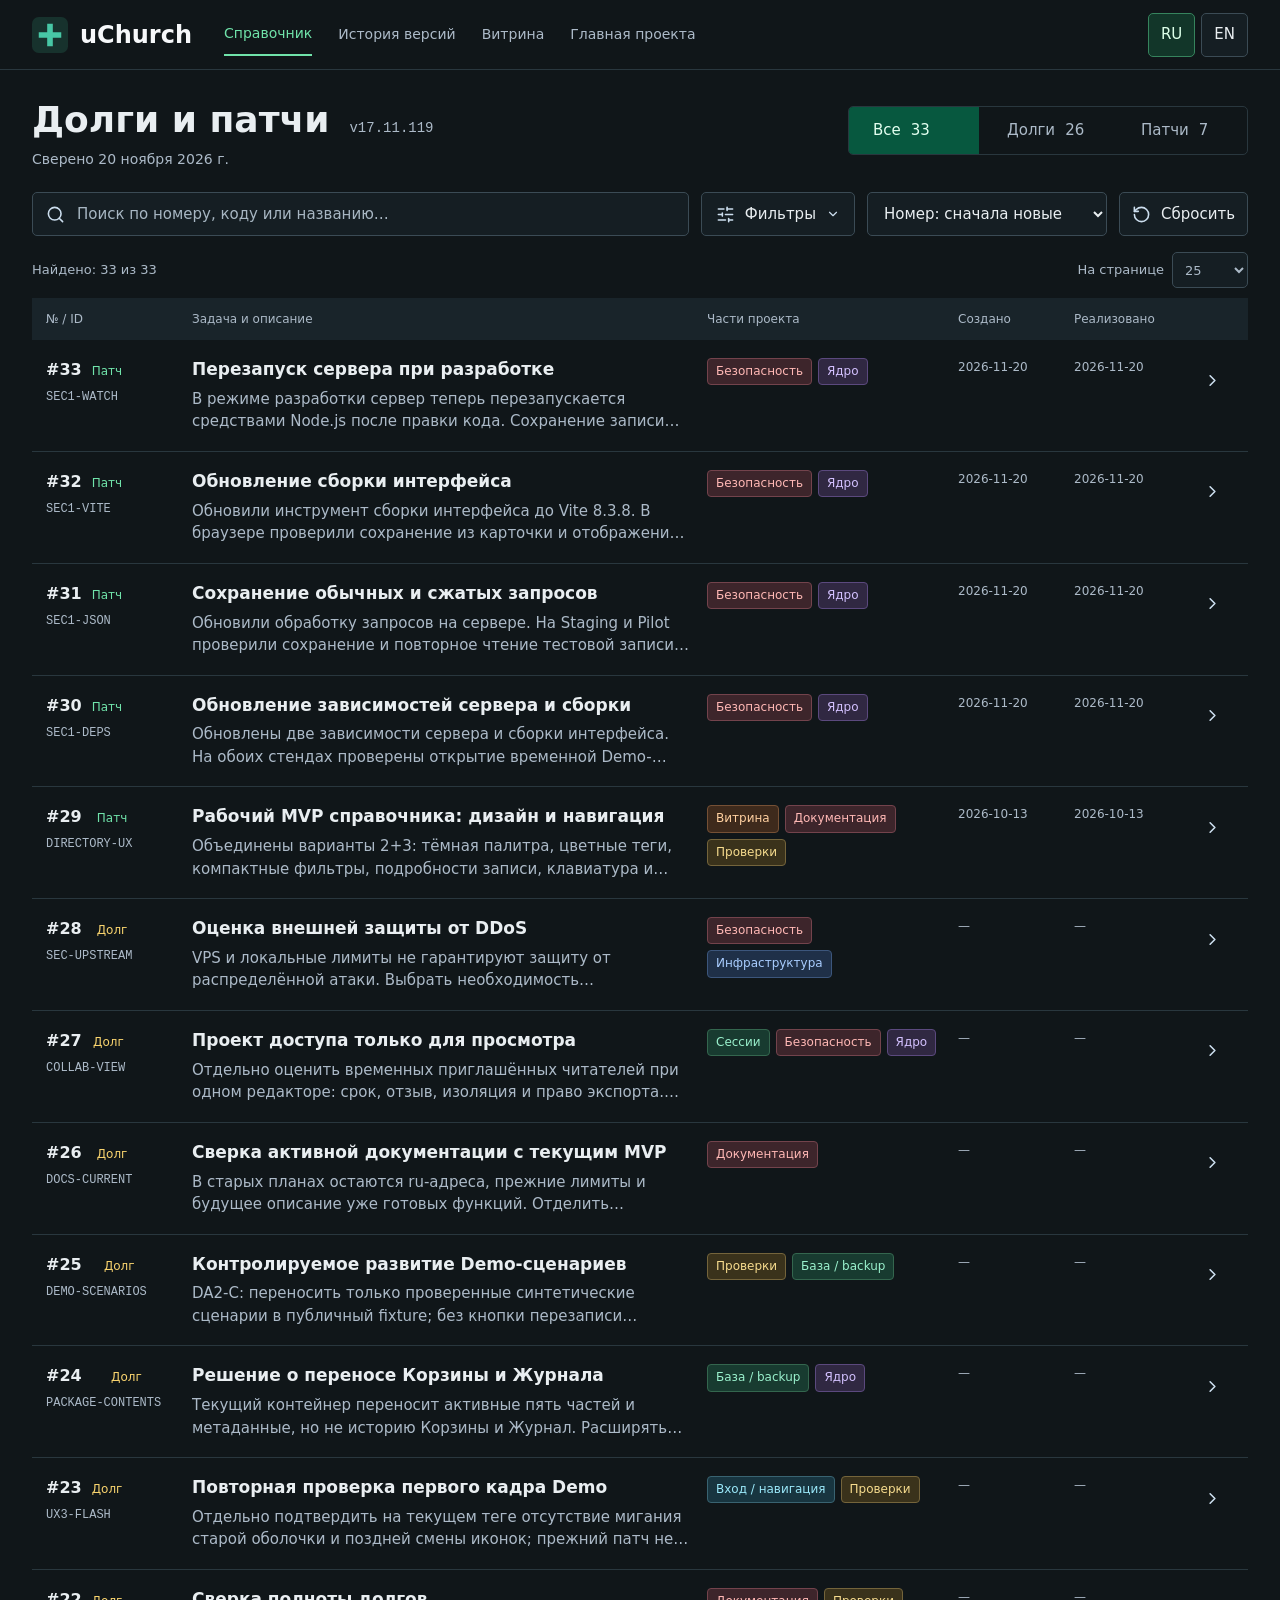
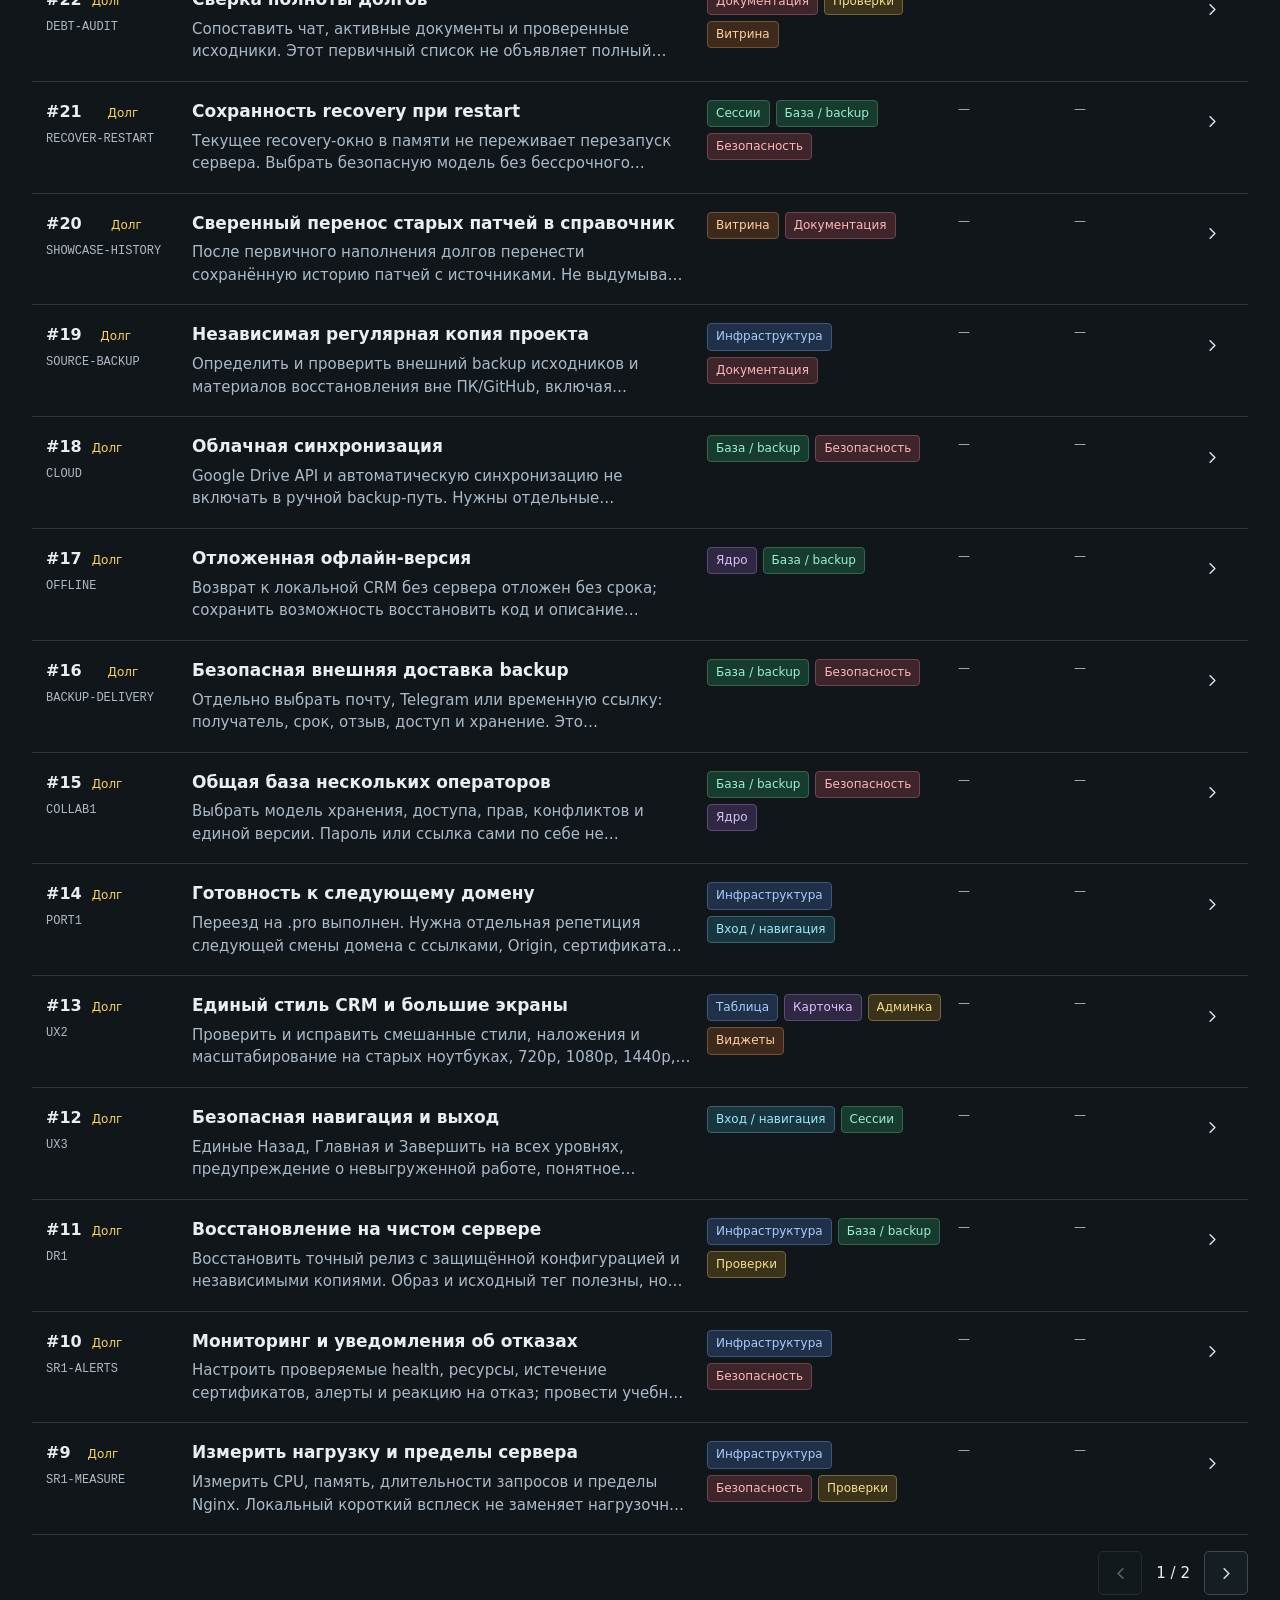
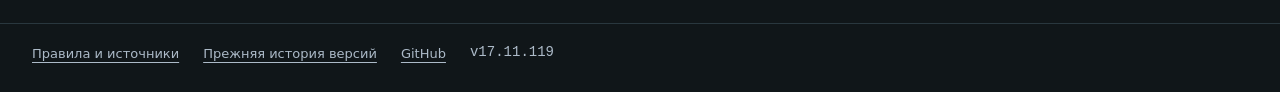
<file: catalog.html>
<!doctype html>
<html lang="ru">
<head>
  <meta charset="utf-8">
  <meta name="viewport" content="width=device-width, initial-scale=1">
  <meta name="description" content="Справочник долгов и патчей uChurch: части проекта, номера, даты и подтверждённые источники.">
  <meta name="theme-color" content="#101619">
  <link rel="canonical" href="https://sunpole.github.io/uChurch-public/catalog.html">
  <title>uChurch — справочник долгов и патчей</title>
  <link rel="icon" href="assets/favicon.svg" type="image/svg+xml">
  <link rel="stylesheet" href="assets/work-directory.css?v=v17.11.119">
</head>
<body>
  <a class="skip-link" href="#directory-results" data-ru="К списку задач" data-en="Skip to items">К списку задач</a>
  <header class="directory-header">
    <a class="brand" href="index.html"><img src="assets/favicon.svg" width="36" height="36" alt="">uChurch</a>
    <nav aria-label="Navigation"><a href="catalog.html" aria-current="page" data-ru="Справочник" data-en="Directory">Справочник</a><a href="index.html#history" data-ru="История версий" data-en="Version history">История версий</a><a href="index.html" data-ru="Витрина" data-en="Showcase">Витрина</a><a href="https://uchurch.pro/" data-ru="Главная проекта" data-en="Project home">Главная проекта</a></nav>
    <div class="languages"><button type="button" data-language="ru">RU</button><button type="button" data-language="en">EN</button></div>
  </header>
  <main>
    <div class="directory-heading"><div><div class="title-line"><h1 data-ru="Долги и патчи" data-en="Debts and patches">Долги и патчи</h1><span class="version">v17.11.119</span></div><p data-summary></p></div></div>
    <form id="filters" role="search">
      <div class="status-switch" aria-label="Type">
        <button type="button" data-kind=""><span data-ru="Все" data-en="All">Все</span><span data-total></span></button>
        <button type="button" data-kind="debt"><span data-ru="Долги" data-en="Debts">Долги</span><span data-total></span></button>
        <button type="button" data-kind="patch"><span data-ru="Патчи" data-en="Patches">Патчи</span><span data-total></span></button>
      </div>
      <input type="hidden" name="kind">
      <div class="toolbar">
        <label class="search-field"><span class="sr-only" data-ru="Поиск" data-en="Search">Поиск</span><img class="icon" src="assets/icons/search.svg" alt=""><input name="query" type="search" maxlength="300" autocomplete="off"></label>
        <details id="advanced-filters">
          <summary><img class="icon" src="assets/icons/sliders-horizontal.svg" alt=""><span data-ru="Фильтры" data-en="Filters">Фильтры</span><span data-filter-count hidden></span><img class="icon small" src="assets/icons/chevron-down.svg" alt=""></summary>
          <div class="filter-panel">
            <div class="panel-heading"><h2 data-ru="Фильтры" data-en="Filters">Фильтры</h2><button class="icon-button" type="button" data-close-filters data-label-ru="Закрыть фильтры" data-label-en="Close filters"><img class="icon" src="assets/icons/x.svg" alt=""></button></div>
            <label><span data-ru="Точный номер" data-en="Exact number">Точный номер</span><input name="number" type="number" min="1" step="1" inputmode="numeric"></label>
            <fieldset><legend data-ru="Часть проекта" data-en="Project part">Часть проекта</legend><div class="part-options" data-parts></div></fieldset>
            <div class="filter-dates">
              <fieldset><legend data-ru="Дата создания" data-en="Creation date">Дата создания</legend><div class="date-range"><label><span data-ru="С" data-en="From">С</span><input type="date" name="createdFrom"></label><label><span data-ru="По" data-en="To">По</span><input type="date" name="createdTo"></label></div></fieldset>
              <fieldset><legend data-ru="Дата реализации" data-en="Implementation date">Дата реализации</legend><div class="date-range"><label><span data-ru="С" data-en="From">С</span><input type="date" name="implementedFrom"></label><label><span data-ru="По" data-en="To">По</span><input type="date" name="implementedTo"></label></div></fieldset>
            </div>
          </div>
        </details>
        <label class="sort-field"><span class="sr-only" data-ru="Порядок" data-en="Order">Порядок</span><select name="sort"></select></label>
        <button class="reset-button" type="reset" data-label-ru="Сбросить фильтры" data-label-en="Reset filters"><img class="icon" src="assets/icons/rotate-ccw.svg" alt=""><span data-ru="Сбросить" data-en="Reset">Сбросить</span></button>
      </div>
      <div data-applied class="applied-filters"></div>
      <p id="filter-error" class="error" role="alert" hidden></p>
    </form>
    <section id="directory-results" aria-label="Directory results" tabindex="-1">
      <div class="results-toolbar"><p data-count role="status" aria-live="polite">Загрузка…</p><label><span data-ru="На странице" data-en="Per page">На странице</span><select name="pageSize" form="filters"><option>25</option><option>50</option><option>100</option></select></label></div>
      <div class="column-headings" aria-hidden="true"><span>№ / ID</span><span data-ru="Задача и описание" data-en="Item and description">Задача и описание</span><span data-ru="Части проекта" data-en="Project parts">Части проекта</span><span class="date-column" data-ru="Создано" data-en="Created">Создано</span><span class="date-column" data-ru="Реализовано" data-en="Implemented">Реализовано</span><span></span></div>
      <div data-results></div>
      <div class="pagination"><button type="button" class="icon-button" data-prev data-label-ru="Предыдущая страница" data-label-en="Previous page"><img class="icon" src="assets/icons/chevron-left.svg" alt=""></button><span data-page></span><button type="button" class="icon-button" data-next data-label-ru="Следующая страница" data-label-en="Next page"><img class="icon" src="assets/icons/chevron-right.svg" alt=""></button></div>
    </section>
    <noscript>Для фильтров нужен JavaScript. <a href="docs/development-debt.ru.md">Открыть текстовый список долгов</a>.</noscript>
  </main>
  <dialog id="item-detail" aria-labelledby="detail-title">
    <div class="detail-top"><span data-detail-number></span><button type="button" class="icon-button" data-close-detail data-label-ru="Назад к списку" data-label-en="Back to list"><img class="icon" src="assets/icons/x.svg" alt=""></button></div>
    <div data-detail-body></div>
  </dialog>
  <footer><a href="docs/work-directory.md" data-ru="Правила и источники" data-en="Rules and sources">Правила и источники</a><a href="index.html#history" data-ru="Прежняя история версий" data-en="Earlier version history">Прежняя история версий</a><a href="https://github.com/sunpole/uChurch-public">GitHub</a><span class="version">v17.11.119</span></footer>
  <script type="module" src="assets/work-directory.js?v=v17.11.119"></script>
</body>
</html>
</file>
<file: assets/site.css>
:root { --ink: #162522; --forest: #17322d; --mint: #47c7a5; --amber: #e58545; --paper: #f7f5ef; --line: #d7d7cf; --soft: #e8eee9; --muted: #5d6964; }
* { box-sizing: border-box; } html { scroll-behavior: smooth; } body { margin: 0; background: var(--paper); color: var(--ink); font-family: Inter, ui-sans-serif, system-ui, -apple-system, BlinkMacSystemFont, "Segoe UI", sans-serif; font-size: 16px; line-height: 1.55; } a { color: inherit; }
.site-header { position: sticky; top: 0; z-index: 10; display: flex; align-items: center; gap: 28px; min-height: 68px; padding: 0 5vw; border-bottom: 1px solid rgba(215,215,207,.65); background: rgba(247,245,239,.95); backdrop-filter: blur(14px); }.brand { color: var(--forest); font-size: 23px; font-weight: 800; letter-spacing: 0; text-decoration: none; } nav { display: flex; gap: 20px; margin-right: auto; } nav a { color: var(--muted); font-size: 14px; font-weight: 700; text-decoration: none; } nav a:hover { color: var(--forest); }
.language-switch { display: flex; overflow: hidden; border: 1px solid var(--line); border-radius: 8px; } button { font: inherit; cursor: pointer; }.language-switch button { min-width: 44px; border: 0; background: transparent; color: var(--muted); font-size: 12px; font-weight: 800; padding: 8px; } .language-switch button.is-active { background: var(--forest); color: white; }
.hero { position: relative; min-height: 610px; padding: 110px 8vw 58px; display: flex; flex-direction: column; justify-content: space-between; overflow: hidden; color: white; background: #0c231e; }.hero-art { position: absolute; top: 80px; right: 0; width: min(46%, 700px); height: 320px; overflow: hidden; border-left: 1px solid rgba(111, 179, 159, .3); opacity: .76; }.hero-art::after { position: absolute; inset: 0; background: rgba(12,35,30,.3); content: ""; }.hero-art img { position: absolute; top: 0; left: 50%; width: auto; height: 610px; max-width: none; transform: translateX(-80%); }.hero-content, .hero-note { position: relative; z-index: 1; }.hero-content { max-width: 720px; }.eyebrow { margin: 0 0 12px; color: var(--mint); font-size: 12px; font-weight: 800; letter-spacing: .12em; }.hero h1 { margin: 0; font-size: clamp(56px, 9vw, 112px); line-height: .95; letter-spacing: 0; }.hero-lead { max-width: 570px; margin: 24px 0 32px; font-size: clamp(21px, 2.5vw, 31px); line-height: 1.2; }.hero-note { max-width: 610px; margin: 50px 0 0; color: #dce8e2; font-size: 14px; }.hero-actions { display: flex; flex-wrap: wrap; gap: 12px; }.button { display: inline-flex; align-items: center; min-height: 44px; border: 1px solid transparent; border-radius: 7px; padding: 10px 17px; font-size: 14px; font-weight: 800; text-decoration: none; }.button-primary { background: var(--mint); color: #10211e; }.button-primary:hover { background: #74dac0; }.button-secondary { border-color: #b7c8c0; color: white; }.button-secondary:hover { background: rgba(255,255,255,.1); }
.band { padding: 88px max(5vw, 28px); }.section-heading { max-width: 740px; margin-bottom: 36px; }.section-heading h2, .catalog-heading h2 { margin: 0; color: var(--forest); font-size: clamp(32px, 5vw, 56px); line-height: 1.04; letter-spacing: 0; }.three-columns { display: grid; grid-template-columns: repeat(3, minmax(0,1fr)); gap: 24px; }.three-columns article { border-top: 3px solid var(--mint); padding-top: 16px; }.three-columns h3, .roadmap-list h3 { margin: 0 0 8px; font-size: 20px; }.three-columns p, .roadmap-list p { margin: 0; color: var(--muted); }
.catalog-band { background: var(--soft); }.catalog-heading { display: flex; gap: 28px; justify-content: space-between; align-items: end; }.catalog-heading > div { max-width: 760px; }.catalog-heading p { margin: 14px 0 0; color: var(--muted); }.text-link { color: var(--forest); font-size: 14px; font-weight: 800; white-space: nowrap; }.catalog-controls { display: grid; gap: 15px; margin: 38px 0 16px; }.search input { width: min(100%, 540px); min-height: 46px; border: 1px solid #aebbb4; border-radius: 7px; background: white; color: var(--ink); font: inherit; padding: 10px 13px; }.search input:focus { outline: 3px solid rgba(71,199,165,.35); outline-offset: 2px; }.filters { display: flex; flex-wrap: wrap; gap: 8px; }.filters button { border: 1px solid #b5c0ba; border-radius: 7px; background: transparent; color: var(--forest); font-size: 13px; font-weight: 750; padding: 8px 11px; }.filters button:hover, .filters button.is-active { border-color: var(--forest); background: var(--forest); color: white; }.catalog-count { margin: 0 0 10px; color: var(--muted); font-size: 13px; }.release-list { border-top: 1px solid #b7c2bc; }.release-row { display: grid; grid-template-columns: minmax(154px, .65fr) minmax(0, 2.5fr) auto; align-items: start; gap: 18px; padding: 20px 0; border-bottom: 1px solid #b7c2bc; }.release-version { color: var(--forest); font-family: ui-monospace, SFMono-Regular, Menlo, Consolas, monospace; font-size: 14px; font-weight: 800; }.release-row p { margin: 0; }.release-stage { color: #3f514a; font-size: 12px; font-weight: 750; white-space: nowrap; }.empty-state { padding: 30px 0; color: var(--muted); }
.roadmap-band { background: white; }.roadmap-list { display: grid; gap: 0; max-width: 980px; margin: 0 0 34px; padding: 0; list-style: none; border-top: 1px solid var(--line); }.roadmap-list li { display: grid; grid-template-columns: 78px 1fr; gap: 20px; padding: 24px 0; border-bottom: 1px solid var(--line); }.roadmap-list li > span { color: var(--amber); font-family: ui-monospace, monospace; font-weight: 800; }.site-footer { display: flex; justify-content: space-between; gap: 20px; padding: 28px 5vw; background: var(--ink); color: #d9e2dc; font-size: 13px; }.site-footer p { margin: 0; }.site-footer a { color: var(--mint); }.sr-only { position: absolute; width: 1px; height: 1px; padding: 0; margin: -1px; overflow: hidden; clip: rect(0,0,0,0); white-space: nowrap; border: 0; }
@media (max-width: 760px) { .site-header { gap: 13px; padding: 0 20px; }.site-header nav { display: none; }.language-switch { margin-left: auto; }.hero { min-height: 540px; padding: 78px 28px 36px; }.hero-art { display: none; }.band { padding: 64px 28px; }.three-columns { grid-template-columns: 1fr; gap: 30px; }.catalog-heading { display: block; }.catalog-heading .text-link { display: inline-block; margin-top: 18px; }.release-row { grid-template-columns: 1fr; gap: 7px; }.release-stage { white-space: normal; }.site-footer { display: block; padding: 25px 28px; }.site-footer p + p { margin-top: 10px; } }
@media (max-width: 760px) { .text-link { white-space: normal; overflow-wrap: anywhere; } }
.chronicle-grid { display: grid; grid-template-columns: minmax(0, 3fr) minmax(230px, 1fr); gap: 28px; align-items: start; }
.chronicle-grid figure { margin: 0; min-width: 0; }
.chronicle-grid a { display: block; background: white; border: 1px solid var(--line); }
.chronicle-grid img { display: block; width: 100%; height: 380px; object-fit: contain; }
.chronicle-grid figcaption { margin-top: 12px; color: var(--muted); font-size: 14px; }
@media (max-width: 760px) { .chronicle-grid { grid-template-columns: minmax(0, 1fr); } .chronicle-grid img { height: auto; max-height: 400px; } }
</file>
<file: assets/work-directory.css>
:root {
  color-scheme: dark; font: 15px/1.5 system-ui, -apple-system, BlinkMacSystemFont, "Segoe UI", sans-serif;
  color: #e9eef1; background: #101619;
  --muted: #acbac8; --line: #29373e; --surface: #151e23; --green: #70e3aa;
}
* { box-sizing: border-box; letter-spacing: 0; }
[hidden] { display: none !important; }
body { margin: 0; }
a { color: var(--green); text-underline-offset: 4px; }
button, input, select, summary { font: inherit; color: inherit; }
button, input, select { min-height: 44px; border: 1px solid #3b4b55; border-radius: 5px; background: var(--surface); padding: 9px 12px; }
button { cursor: pointer; }
button:hover:not(:disabled), summary:hover { background: #233139; border-color: #647782; }
button:disabled { opacity: .4; cursor: default; }
:focus-visible { outline: 2px solid #a4f3ca; outline-offset: 4px; }
input, select { width: 100%; min-width: 0; }
input[type=date] { min-width: 0; }
input::placeholder { color: #a7b6c2; opacity: 1; }
.icon { width: 19px; height: 19px; flex: 0 0 19px; filter: invert(84%) sepia(11%) saturate(338%) hue-rotate(167deg); }
.icon.small { width: 14px; height: 14px; flex-basis: 14px; }
.icon-button { width: 44px; height: 44px; padding: 10px; display: inline-flex; align-items: center; justify-content: center; flex-shrink: 0; }
.sr-only { position: absolute; width: 1px; height: 1px; overflow: hidden; clip-path: inset(50%); white-space: nowrap; }
.skip-link { position: fixed; top: -100px; left: 16px; padding: 12px; z-index: 100; background: #101619; }
.skip-link:focus { top: 12px; }
.directory-header { min-height: 70px; display: flex; align-items: center; gap: 32px; padding: 12px 32px; border-bottom: 1px solid var(--line); }
.brand { display: flex; align-items: center; gap: 12px; color: #f6f8fa; font-size: 24px; font-weight: 700; text-decoration: none; white-space: nowrap; }
.brand img { width: 36px; height: 36px; }
nav { display: flex; align-items: center; gap: 26px; flex-wrap: wrap; font-size: 14px; }
nav a { color: var(--muted); text-decoration: none; padding-block: 10px; }
nav a[aria-current] { color: var(--green); border-bottom: 2px solid var(--green); }
nav a:hover { color: #f7fafc; }
.languages { display: flex; gap: 6px; margin-left: auto; }
.languages button { min-width: 44px; }
.languages button[aria-pressed=true] { border-color: #36845d; background: #123629; color: #dcffe8; }
main, footer { max-width: 1900px; margin: 0 auto; padding: 28px 32px; }
.title-line { display: flex; flex-wrap: wrap; align-items: baseline; gap: 20px; }
h1 { font-size: 36px; line-height: 1.2; margin: 0; font-weight: 700; }
.version { font: 14px ui-monospace, monospace; color: var(--muted); }
[data-summary] { color: var(--muted); margin: 8px 0 0; font-size: 14px; }
.directory-heading { margin-bottom: 22px; }
form { position: relative; }
.status-switch { display: flex; gap: 4px; border-bottom: 1px solid var(--line); margin-bottom: 18px; }
.status-switch button { display: flex; gap: 10px; align-items: center; padding: 9px 16px 12px; background: transparent; border: 0; border-radius: 0; border-bottom: 2px solid transparent; color: var(--muted); }
.status-switch button[aria-pressed=true] { border-bottom-color: var(--green); color: var(--green); }
[data-total] { font-variant-numeric: tabular-nums; }
.toolbar { position: relative; display: grid; grid-template-columns: minmax(180px,1fr) auto 240px auto; gap: 12px; align-items: start; }
.search-field { position: relative; }
.search-field .icon { position: absolute; top: 13px; left: 14px; }
.search-field input { padding-left: 44px; }
label { display: flex; flex-direction: column; gap: 6px; min-width: 0; }
summary { display: flex; align-items: center; gap: 10px; min-height: 44px; padding: 9px 14px; border: 1px solid #3b4b55; border-radius: 5px; background: var(--surface); cursor: pointer; list-style: none; }
summary::-webkit-details-marker { display: none; }
details[open] summary { border-color: #70e3aa; }
[data-filter-count] { font-size: 12px; color: var(--green); }
.reset-button { display: flex; align-items: center; justify-content: center; gap: 10px; }
.filter-panel { position: absolute; z-index: 20; right: 0; top: 100%; margin-top: 8px; width: 620px; max-width: 100%; max-height: 70vh; overflow: auto; overscroll-behavior: contain; padding: 20px; background: #182329; border: 1px solid #4e646f; border-radius: 6px; box-shadow: 0 12px 36px #0007; }
.panel-heading { position: sticky; top: 0; z-index: 1; background: #182329; display: flex; align-items: center; justify-content: space-between; margin-bottom: 12px; padding-bottom: 8px; }
.panel-heading h2 { font-size: 20px; margin: 0; }
fieldset { min-width: 0; border: 0; margin: 18px 0 0; padding: 0; }
legend { padding: 0; margin-bottom: 8px; font-weight: 600; }
.part-options { display: grid; grid-template-columns: 1fr 1fr; gap: 4px 16px; }
.part-options label { flex-direction: row; align-items: center; min-height: 38px; gap: 9px; cursor: pointer; }
.part-options input { width: 18px; min-height: 18px; height: 18px; margin: 0; accent-color: #70e3aa; }
.filter-dates { display: grid; grid-template-columns: 1fr 1fr; gap: 20px; }
.date-range { display: grid; grid-template-columns: 1fr 1fr; gap: 8px; }
.applied-filters { display: flex; flex-wrap: wrap; gap: 8px; margin-top: 12px; }
.applied-filters:empty { display: none; }
.applied-filters button { min-height: 32px; display: flex; align-items: center; gap: 8px; padding: 4px 9px; font-size: 12px; }
.error { color: #ffb4b4; margin: 12px 0; }
.results-toolbar { display: flex; justify-content: space-between; align-items: center; gap: 16px; margin: 16px 0 10px; color: var(--muted); font-size: 13px; }
.results-toolbar p { margin: 0; }
.results-toolbar label { flex-direction: row; align-items: center; gap: 8px; }
.results-toolbar select { width: 76px; min-height: 36px; padding: 5px 8px; }
.column-headings, .work-item { display: grid; grid-template-columns: 130px minmax(260px,1fr) 235px 100px 100px 44px; gap: 16px; align-items: start; }
.column-headings { padding: 12px 14px; background: #19242a; color: var(--muted); font-size: 12px; }
.work-item { position: relative; border-bottom: 1px solid var(--line); padding: 18px 14px; min-width: 0; }
.work-item:hover, .work-item:focus-within, .work-item.is-selected { background: #14251f; }
.work-item:hover, .work-item:focus-within, .work-item.is-selected { box-shadow: inset 3px 0 var(--green); }
.item-identity { display: grid; grid-template-columns: auto auto; align-items: baseline; justify-content: start; gap: 6px 10px; min-width: 0; }
.item-number { font-size: 16px; font-weight: 700; }
.item-code { font: 12px/1.5 ui-monospace, monospace; color: var(--muted); overflow-wrap: anywhere; }
.item-identity .item-code { grid-column: 1 / -1; grid-row: 2; }
.item-identity .kind { grid-column: 2; grid-row: 1; }
.kind { font-size: 12px; color: #f8d36e; }
.kind-patch { color: var(--green); }
.work-item h2 { font-size: 17px; line-height: 1.4; margin: 0 0 6px; font-weight: 600; }
.work-item p { margin: 0; color: var(--muted); font-size: 15px; line-height: 1.5; max-width: 75ch; display: -webkit-box; -webkit-line-clamp: 2; -webkit-box-orient: vertical; overflow: hidden; }
.item-tags { display: flex; gap: 6px; flex-wrap: wrap; align-items: start; }
.part-tag { display: inline-block; padding: 3px 8px; border-radius: 4px; font-size: 12px; line-height: 1.6; border: 1px solid #445663; color: #d0ddeb; background: #24333f; overflow-wrap: anywhere; }
[data-part=security], [data-part=docs] { color: #ffb8b5; background: #3d252b; border-color: #73434c; }
[data-part=infrastructure], [data-part=table] { color: #a9cdff; background: #1f3048; border-color: #3c567c; }
[data-part=database], [data-part=sessions] { color: #9af1cd; background: #183b30; border-color: #34664e; }
[data-part=core], [data-part=card] { color: #d3c1ff; background: #302842; border-color: #5b497e; }
[data-part=qa], [data-part=admin] { color: #f7dc8e; background: #3a321b; border-color: #74643b; }
[data-part=entry], [data-part=registry] { color: #9be9fa; background: #183540; border-color: #396371; }
[data-part=catalog], [data-part=widgets] { color: #ffd0a0; background: #3e2a1c; border-color: #755035; }
.date-column { color: var(--muted); font-size: 12px; font-variant-numeric: tabular-nums; }
.detail-open { border-color: transparent; background: transparent; }
.pagination { display: flex; justify-content: flex-end; align-items: center; gap: 14px; margin-top: 16px; }
.empty { text-align: center; padding: 48px 16px; color: var(--muted); }
footer { border-top: 1px solid var(--line); display: flex; gap: 24px; flex-wrap: wrap; font-size: 13px; padding-top: 20px; padding-bottom: 28px; }
footer a { color: var(--muted); }
dialog { width: 560px; max-width: 100%; height: 100vh; height: 100dvh; max-height: none; margin: 0 0 0 auto; border: 0; border-left: 1px solid #4e646f; padding: 24px; color: #e9eef1; background: #151f24; overflow-y: auto; }
dialog::backdrop { background: #0009; }
dialog[open] { position: fixed; top: 0; right: 0; }
.detail-top { position: sticky; top: 0; z-index: 1; background: #151f24; display: flex; justify-content: space-between; align-items: center; margin-bottom: 20px; padding-bottom: 12px; font-weight: 700; font-size: 22px; }
#detail-title { font-size: 24px; line-height: 1.35; margin: 12px 0 20px; overflow-wrap: anywhere; }
.detail-description { color: #c6d0d9; line-height: 1.7; margin: 24px 0; white-space: pre-line; }
.detail-dates { display: grid; grid-template-columns: 1fr 1fr; gap: 16px; border-block: 1px solid var(--line); padding: 20px 0; margin: 24px 0; }
.detail-dates dt { font-size: 13px; color: var(--muted); }
.detail-dates dd { margin: 8px 0 0; font-size: 15px; }
.source-link { display: inline-flex; align-items: center; gap: 8px; min-height: 44px; }
@media (min-width: 961px) and (min-height: 651px) {
  .directory-heading { min-height: 64px; }
  .status-switch { position: absolute; top: -86px; right: 0; margin: 0; border: 1px solid var(--line); border-radius: 5px; overflow: hidden; }
  .status-switch button { padding: 12px 24px; min-width: 130px; border-bottom: 0; }
  .status-switch button[aria-pressed=true] { background: #07583f; color: #e3fff0; }
}
@media (max-width: 1200px) {
  .column-headings, .work-item { grid-template-columns: 105px minmax(0,1fr) 210px 44px; }
  .date-column { display: none; }
  .directory-header { gap: 24px; padding-inline: 24px; }
  nav { gap: 18px; }
  main, footer { padding-inline: 24px; }
}
@media (max-width: 960px) {
  .column-headings, .work-item { grid-template-columns: 95px minmax(0,1fr) 44px; }
  .column-headings > :nth-child(3) { display: none; }
  .work-item > .item-tags { grid-column: 2; grid-row: 2; }
  .work-item > .detail-open { grid-column: 3; grid-row: 1; }
  .work-item { row-gap: 9px; }
  .toolbar { grid-template-columns: minmax(150px,1fr) auto; }
  .sort-field { grid-column: 1; }
  .reset-button { grid-column: 2; }
  .directory-header { flex-wrap: wrap; gap: 10px 20px; }
  nav { order: 3; width: 100%; }
  .languages { margin-left: auto; }
}
@media (max-width: 600px) {
  .directory-header { padding: 12px 16px; }
  .brand { font-size: 21px; }
  .brand img { width: 32px; height: 32px; }
  nav { gap: 6px 18px; font-size: 12px; }
  nav a { display: inline-flex; align-items: center; min-height: 44px; padding-block: 6px; }
  nav a[href="index.html"] { display: none; }
  main, footer { padding: 20px 16px; }
  h1 { font-size: 27px; }
  .title-line { gap: 10px; }
  .status-switch button { padding-inline: 12px; gap: 7px; }
  .toolbar { gap: 9px; grid-template-columns: minmax(0,1fr) auto; }
  summary { padding-inline: 10px; gap: 7px; }
  summary .small { display: none; }
  .search-field input { font-size: 14px; }
  .filter-panel { position: fixed; left: 12px; right: 12px; top: 100px; width: auto; max-width: none; margin: 0; max-height: calc(100vh - 120px); max-height: calc(100dvh - 120px); padding: 16px; }
  .filter-dates { grid-template-columns: 1fr; gap: 0; }
  .part-options { column-gap: 10px; }
  .part-options label { font-size: 13px; min-height: 44px; }
  .column-headings { display: none; }
  .work-item { grid-template-columns: minmax(0,1fr) 44px; padding: 16px 8px; }
  .item-identity { display: flex; grid-column: 1; flex-direction: row; flex-wrap: wrap; align-items: baseline; gap: 6px 10px; padding-right: 4px; }
  .item-content { grid-column: 1; grid-row: 2; }
  .work-item > .item-tags { grid-column: 1; grid-row: 3; }
  .work-item > .detail-open { grid-column: 2; grid-row: 1 / 3; }
  .work-item h2 { font-size: 16px; }
  .results-toolbar { align-items: center; gap: 8px; font-size: 12px; }
  .results-toolbar label > span { display: none; }
  .results-toolbar select { width: 65px; min-height: 44px; }
  dialog { width: 100%; padding: 20px 16px; }
  .pagination { justify-content: center; }
}
@media (max-width: 380px) {
  nav a[aria-current] { display: none; }
  .directory-heading .version, [data-summary] { display: none; }
  .directory-heading { margin-bottom: 12px; }
}
@media (max-height: 650px) and (min-width: 601px) {
  .directory-header { flex-wrap: nowrap; min-height: 60px; padding-block: 8px; gap: 16px; }
  nav { order: initial; width: auto; gap: 16px; font-size: 12px; }
  nav a[href="index.html#history"], nav a[href="index.html"] { display: none; }
  main { padding-top: 16px; }
  .directory-heading { margin-bottom: 12px; }
  [data-summary] { display: none; }
  .status-switch { margin-bottom: 12px; }
  .toolbar { grid-template-columns: minmax(0,1fr) auto 170px 44px; gap: 8px; }
  .sort-field, .reset-button { grid-column: auto; }
  .reset-button { padding-inline: 10px; }
  .reset-button span { display: none; }
}
@media (prefers-reduced-motion: no-preference) {
  button, summary, .work-item { transition: background-color 120ms ease, border-color 120ms ease; }
}
</file>
